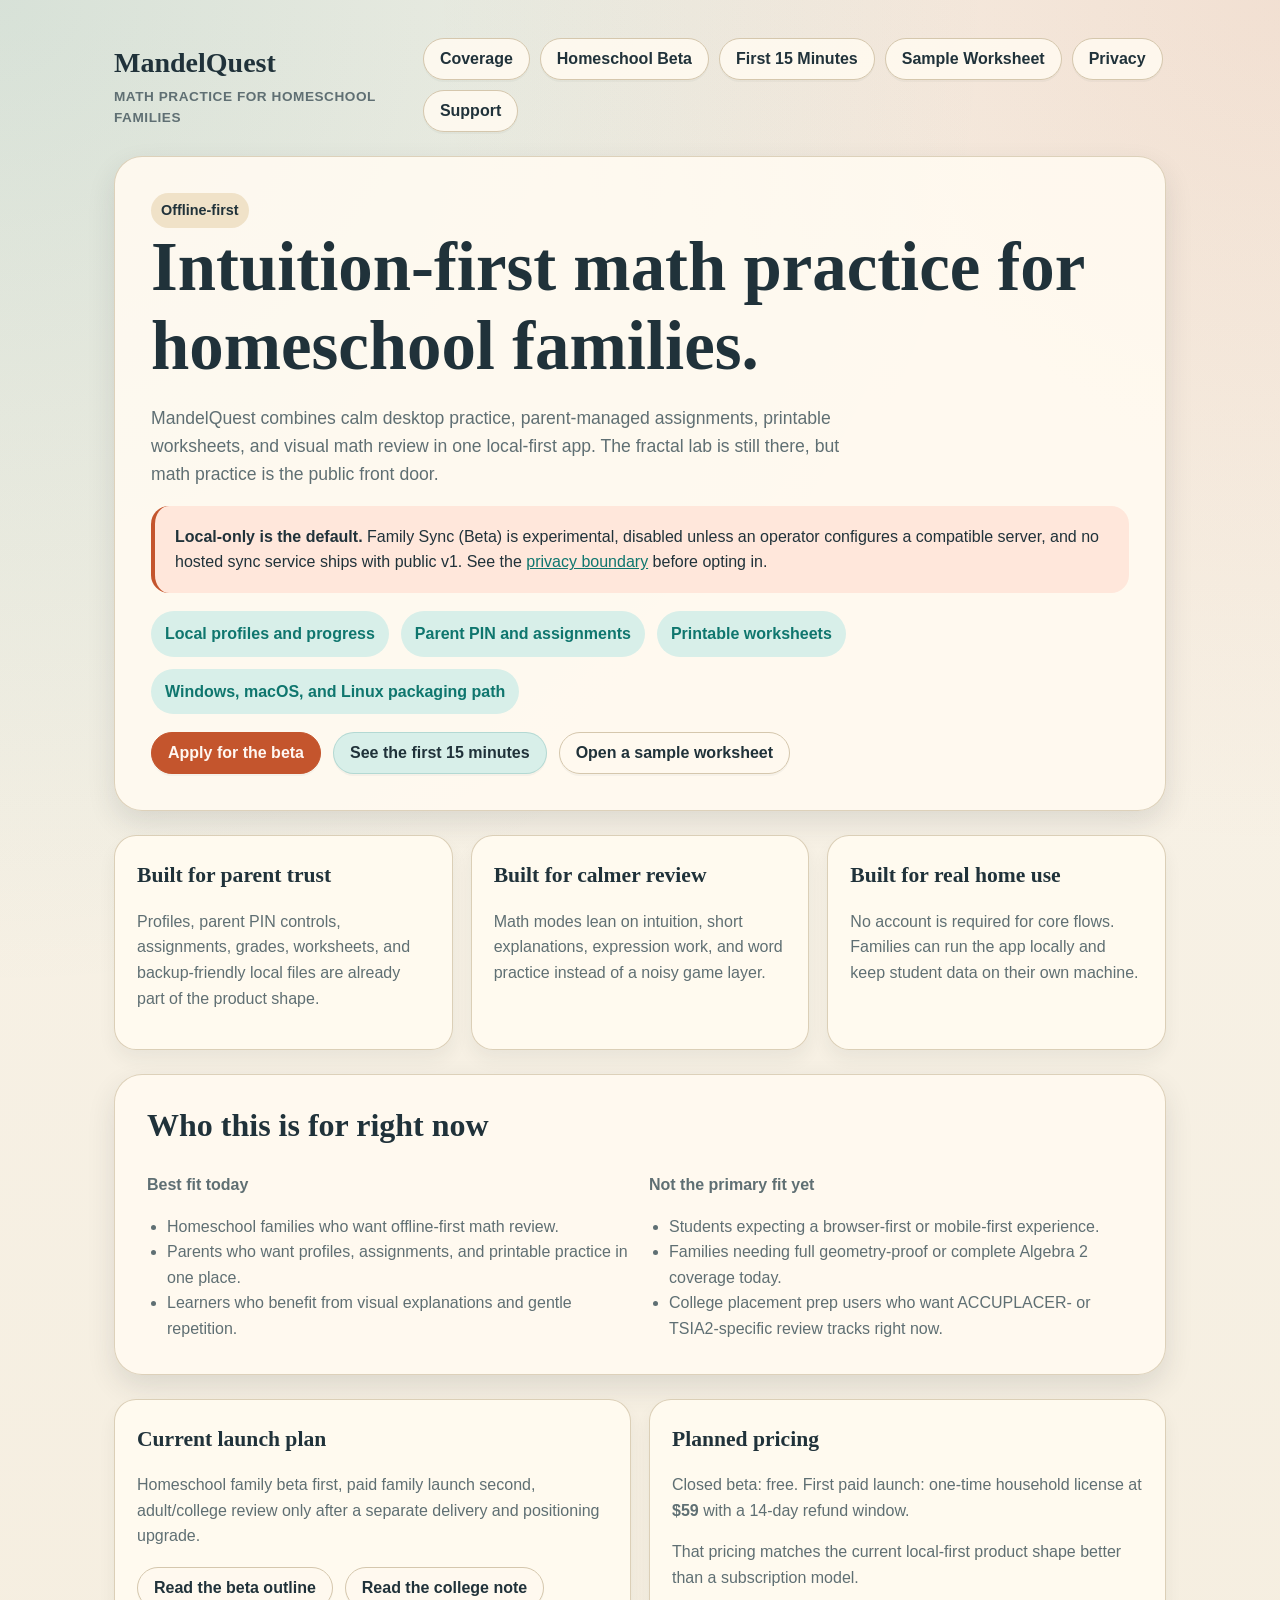
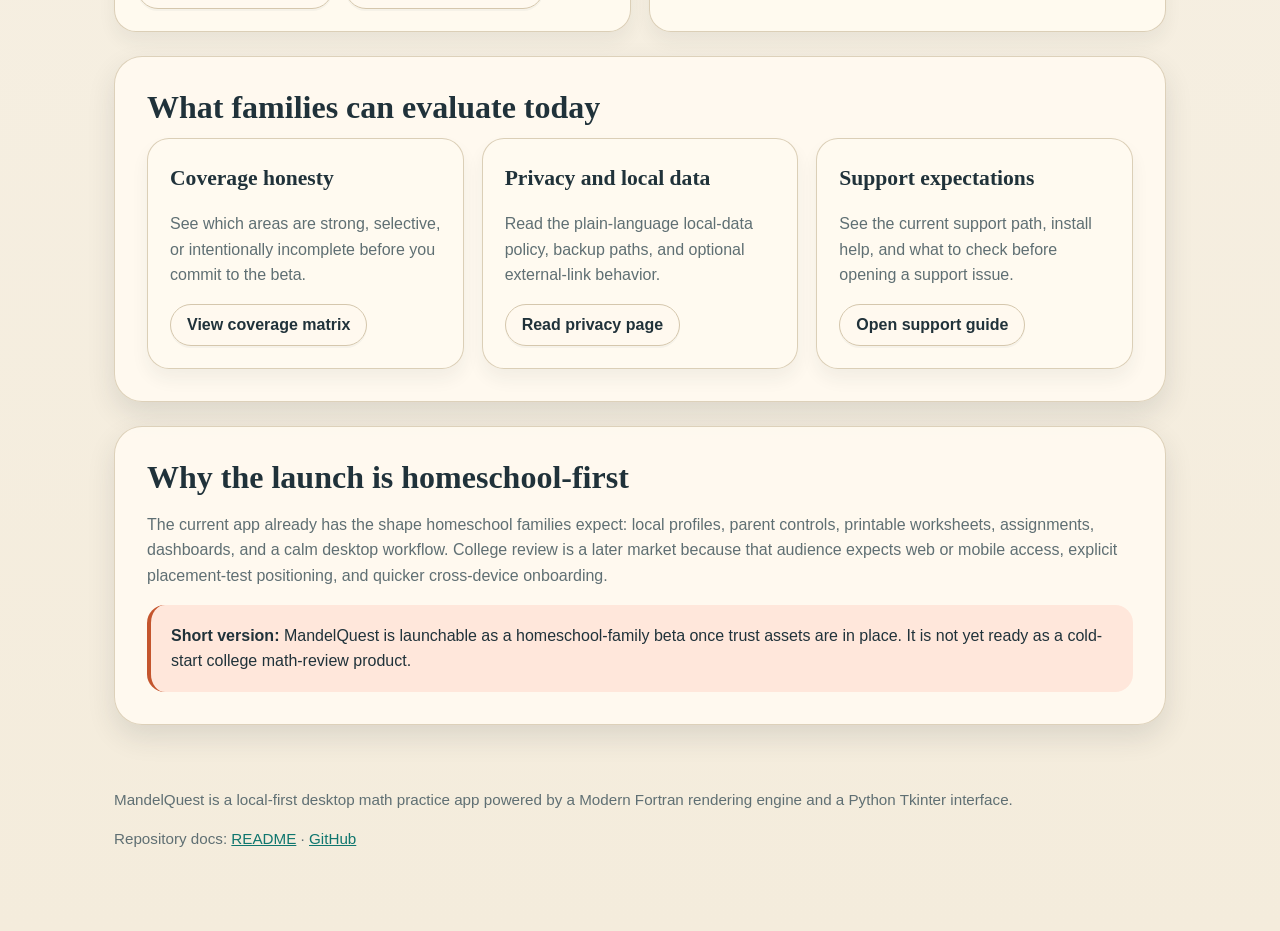
<file: docs/index.html>
<!doctype html>
<html lang="en">
<head>
  <meta charset="utf-8">
  <meta name="viewport" content="width=device-width, initial-scale=1">
  <title>MandelQuest Math | Offline-first math practice for homeschool families</title>
  <meta name="description" content="MandelQuest is an offline-first desktop math practice app for homeschool families. Parent-managed profiles, quizzes, worksheets, and calm visual review.">
  <link rel="stylesheet" href="styles.css">
</head>
<body>
  <div class="shell">
    <header class="site-header">
      <a class="brand" href="index.html">MandelQuest<small>Math Practice for Homeschool Families</small></a>
      <nav class="nav">
        <a href="coverage.html">Coverage</a>
        <a href="homeschool-beta.html">Homeschool Beta</a>
        <a href="first-15-minutes.html">First 15 Minutes</a>
        <a href="sample-worksheet.html">Sample Worksheet</a>
        <a href="privacy.html">Privacy</a>
        <a href="support.html">Support</a>
      </nav>
    </header>

    <section class="hero">
      <span class="pill">Offline-first</span>
      <h1>Intuition-first math practice for homeschool families.</h1>
      <p class="lede">
        MandelQuest combines calm desktop practice, parent-managed assignments, printable worksheets, and visual math review in one local-first app.
        The fractal lab is still there, but math practice is the public front door.
      </p>
      <div class="callout">
        <strong>Local-only is the default.</strong> Family Sync (Beta) is experimental, disabled unless an operator configures a compatible server, and no hosted sync service ships with public v1. See the <a href="privacy.html">privacy boundary</a> before opting in.
      </div>
      <div class="badge-row">
        <span class="badge">Local profiles and progress</span>
        <span class="badge">Parent PIN and assignments</span>
        <span class="badge">Printable worksheets</span>
        <span class="badge">Windows, macOS, and Linux packaging path</span>
      </div>
      <div class="button-row">
        <a class="button button-primary" href="homeschool-beta.html">Apply for the beta</a>
        <a class="button button-secondary" href="first-15-minutes.html">See the first 15 minutes</a>
        <a class="button" href="sample-worksheet.html">Open a sample worksheet</a>
      </div>
    </section>

    <section class="section grid grid-3">
      <article class="card">
        <h3>Built for parent trust</h3>
        <p>Profiles, parent PIN controls, assignments, grades, worksheets, and backup-friendly local files are already part of the product shape.</p>
      </article>
      <article class="card">
        <h3>Built for calmer review</h3>
        <p>Math modes lean on intuition, short explanations, expression work, and word practice instead of a noisy game layer.</p>
      </article>
      <article class="card">
        <h3>Built for real home use</h3>
        <p>No account is required for core flows. Families can run the app locally and keep student data on their own machine.</p>
      </article>
    </section>

    <section class="panel">
      <h2 class="section-title">Who this is for right now</h2>
      <div class="grid grid-2">
        <div>
          <p><strong>Best fit today</strong></p>
          <ul class="checklist">
            <li>Homeschool families who want offline-first math review.</li>
            <li>Parents who want profiles, assignments, and printable practice in one place.</li>
            <li>Learners who benefit from visual explanations and gentle repetition.</li>
          </ul>
        </div>
        <div>
          <p><strong>Not the primary fit yet</strong></p>
          <ul class="checklist">
            <li>Students expecting a browser-first or mobile-first experience.</li>
            <li>Families needing full geometry-proof or complete Algebra 2 coverage today.</li>
            <li>College placement prep users who want ACCUPLACER- or TSIA2-specific review tracks right now.</li>
          </ul>
        </div>
      </div>
    </section>

    <section class="section grid grid-2">
      <article class="card">
        <h3>Current launch plan</h3>
        <p>Homeschool family beta first, paid family launch second, adult/college review only after a separate delivery and positioning upgrade.</p>
        <div class="button-row">
          <a class="button" href="homeschool-beta.html">Read the beta outline</a>
          <a class="button" href="college-review.html">Read the college note</a>
        </div>
      </article>
      <article class="card">
        <h3>Planned pricing</h3>
        <p>Closed beta: free. First paid launch: one-time household license at <strong>$59</strong> with a 14-day refund window.</p>
        <p class="muted">That pricing matches the current local-first product shape better than a subscription model.</p>
      </article>
    </section>

    <section class="panel">
      <h2 class="section-title">What families can evaluate today</h2>
      <div class="grid grid-3">
        <article class="card">
          <h3>Coverage honesty</h3>
          <p>See which areas are strong, selective, or intentionally incomplete before you commit to the beta.</p>
          <a class="button" href="coverage.html">View coverage matrix</a>
        </article>
        <article class="card">
          <h3>Privacy and local data</h3>
          <p>Read the plain-language local-data policy, backup paths, and optional external-link behavior.</p>
          <a class="button" href="privacy.html">Read privacy page</a>
        </article>
        <article class="card">
          <h3>Support expectations</h3>
          <p>See the current support path, install help, and what to check before opening a support issue.</p>
          <a class="button" href="support.html">Open support guide</a>
        </article>
      </div>
    </section>

    <section class="panel">
      <h2 class="section-title">Why the launch is homeschool-first</h2>
      <p>
        The current app already has the shape homeschool families expect: local profiles, parent controls, printable worksheets,
        assignments, dashboards, and a calm desktop workflow. College review is a later market because that audience expects web or mobile
        access, explicit placement-test positioning, and quicker cross-device onboarding.
      </p>
      <div class="callout">
        <strong>Short version:</strong> MandelQuest is launchable as a homeschool-family beta once trust assets are in place.
        It is not yet ready as a cold-start college math-review product.
      </div>
    </section>

    <footer class="footer">
      <p>MandelQuest is a local-first desktop math practice app powered by a Modern Fortran rendering engine and a Python Tkinter interface.</p>
      <p>Repository docs: <a href="https://github.com/kierkegaardian/mandelbrot_fortran#readme">README</a> · <a href="https://github.com/kierkegaardian/mandelbrot_fortran">GitHub</a></p>
    </footer>
  </div>
</body>
</html>
</file>
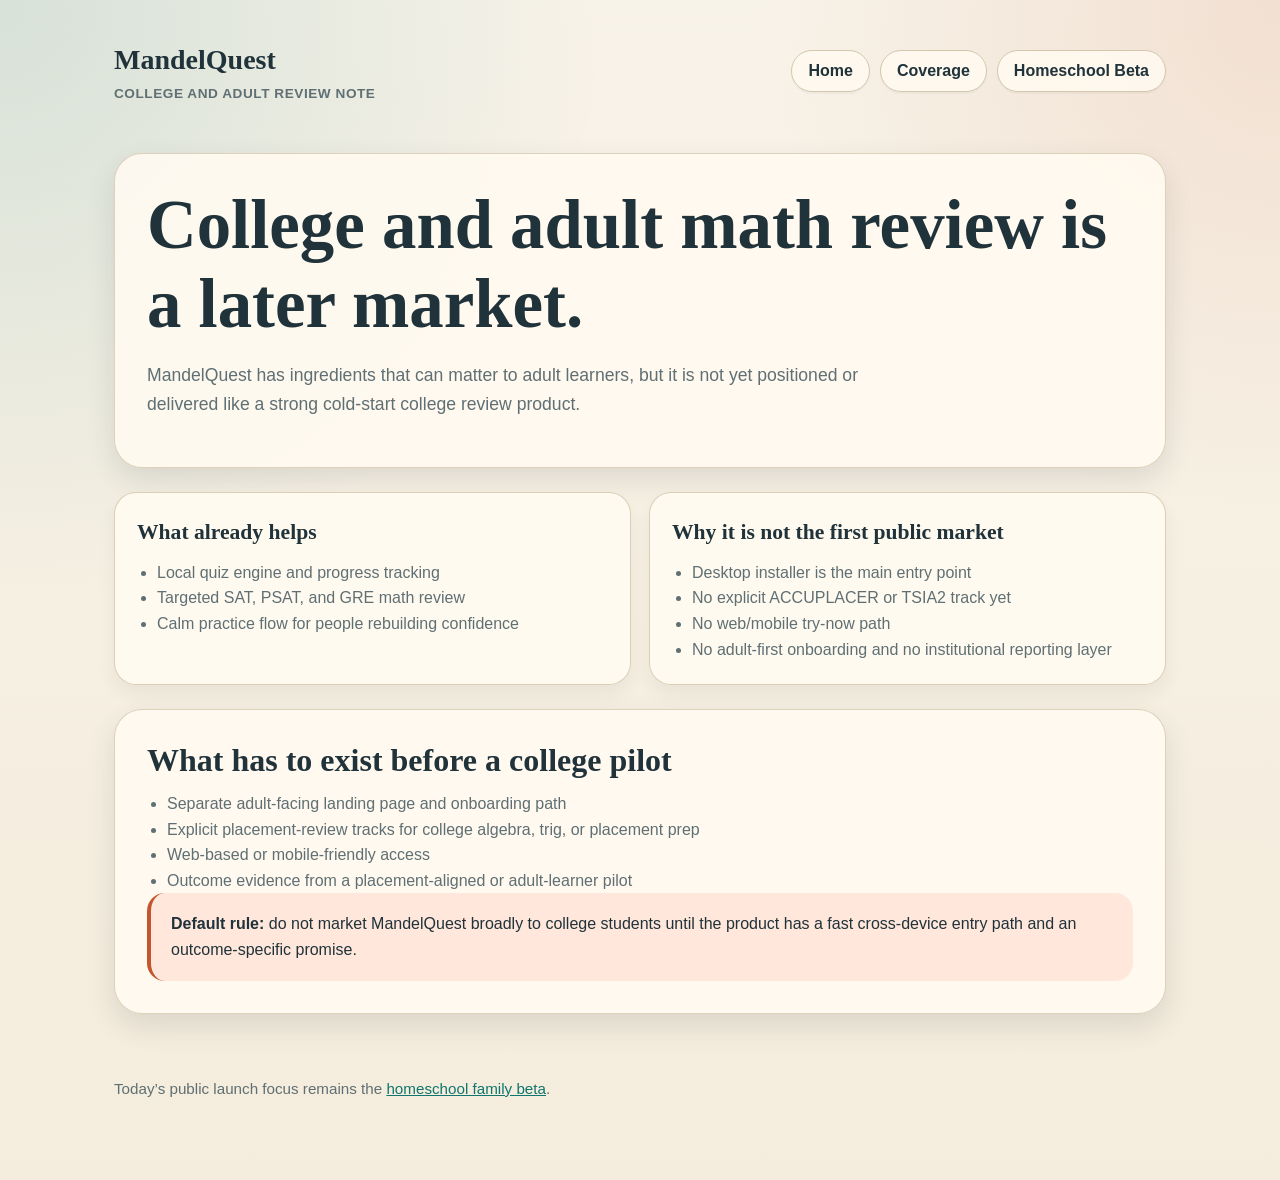
<file: docs/college-review.html>
<!doctype html>
<html lang="en">
<head>
  <meta charset="utf-8">
  <meta name="viewport" content="width=device-width, initial-scale=1">
  <title>MandelQuest Math | College and adult math review</title>
  <link rel="stylesheet" href="styles.css">
</head>
<body>
  <div class="shell">
    <header class="site-header">
      <a class="brand" href="index.html">MandelQuest<small>College and adult review note</small></a>
      <nav class="nav">
        <a href="index.html">Home</a>
        <a href="coverage.html">Coverage</a>
        <a href="homeschool-beta.html">Homeschool Beta</a>
      </nav>
    </header>

    <section class="panel">
      <h1>College and adult math review is a later market.</h1>
      <p class="lede">MandelQuest has ingredients that can matter to adult learners, but it is not yet positioned or delivered like a strong cold-start college review product.</p>
    </section>

    <section class="section grid grid-2">
      <article class="card">
        <h3>What already helps</h3>
        <ul class="checklist">
          <li>Local quiz engine and progress tracking</li>
          <li>Targeted SAT, PSAT, and GRE math review</li>
          <li>Calm practice flow for people rebuilding confidence</li>
        </ul>
      </article>
      <article class="card">
        <h3>Why it is not the first public market</h3>
        <ul class="checklist">
          <li>Desktop installer is the main entry point</li>
          <li>No explicit ACCUPLACER or TSIA2 track yet</li>
          <li>No web/mobile try-now path</li>
          <li>No adult-first onboarding and no institutional reporting layer</li>
        </ul>
      </article>
    </section>

    <section class="panel">
      <h2 class="section-title">What has to exist before a college pilot</h2>
      <ul class="checklist">
        <li>Separate adult-facing landing page and onboarding path</li>
        <li>Explicit placement-review tracks for college algebra, trig, or placement prep</li>
        <li>Web-based or mobile-friendly access</li>
        <li>Outcome evidence from a placement-aligned or adult-learner pilot</li>
      </ul>
      <div class="callout">
        <strong>Default rule:</strong> do not market MandelQuest broadly to college students until the product has a fast cross-device entry path and an outcome-specific promise.
      </div>
    </section>

    <footer class="footer">
      <p>Today’s public launch focus remains the <a href="homeschool-beta.html">homeschool family beta</a>.</p>
    </footer>
  </div>
</body>
</html>
</file>
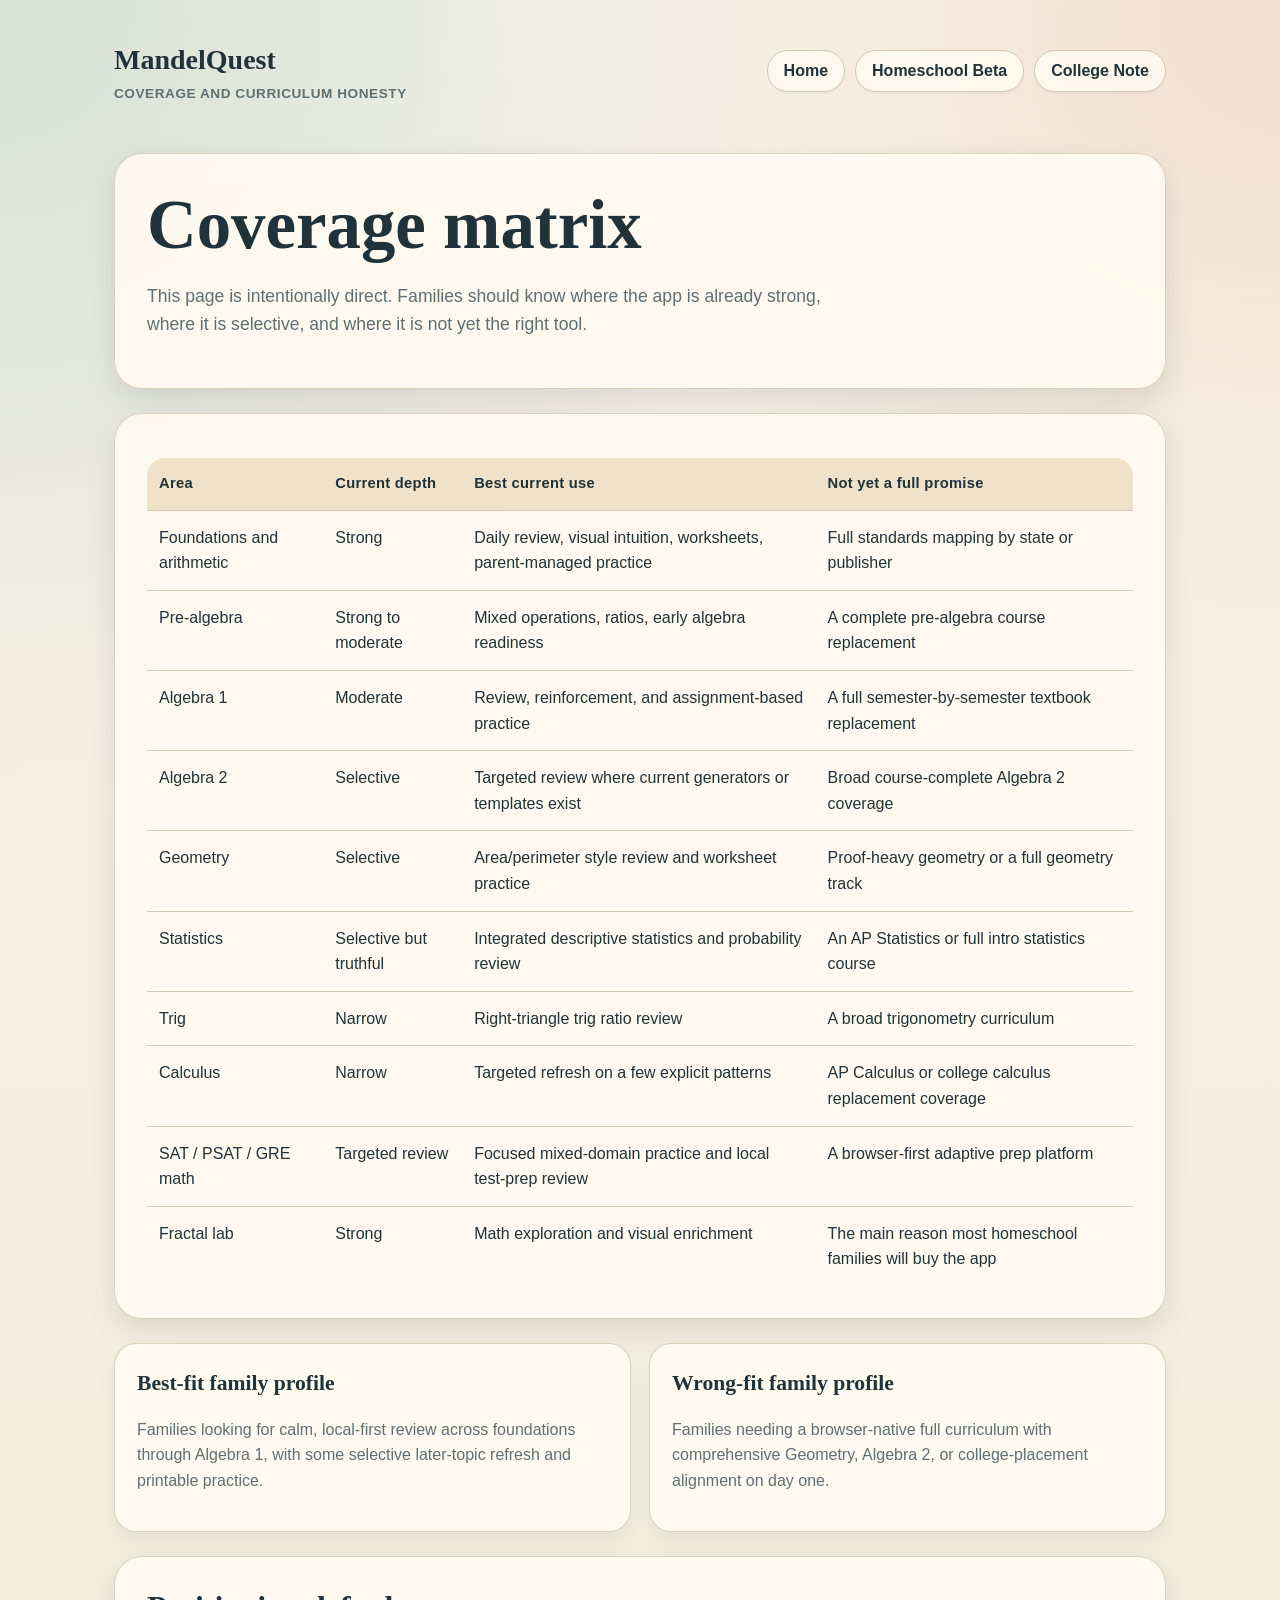
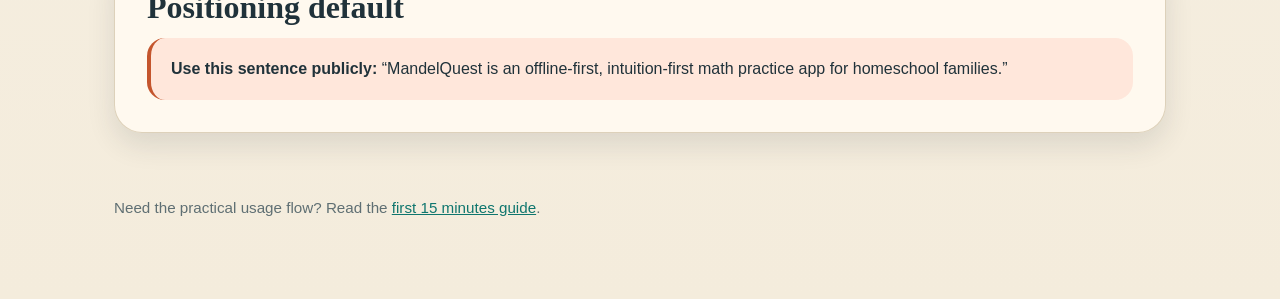
<file: docs/coverage.html>
<!doctype html>
<html lang="en">
<head>
  <meta charset="utf-8">
  <meta name="viewport" content="width=device-width, initial-scale=1">
  <title>MandelQuest Math | Coverage and curriculum honesty</title>
  <link rel="stylesheet" href="styles.css">
</head>
<body>
  <div class="shell">
    <header class="site-header">
      <a class="brand" href="index.html">MandelQuest<small>Coverage and curriculum honesty</small></a>
      <nav class="nav">
        <a href="index.html">Home</a>
        <a href="homeschool-beta.html">Homeschool Beta</a>
        <a href="college-review.html">College Note</a>
      </nav>
    </header>

    <section class="panel">
      <h1>Coverage matrix</h1>
      <p class="lede">This page is intentionally direct. Families should know where the app is already strong, where it is selective, and where it is not yet the right tool.</p>
    </section>

    <section class="panel">
      <table>
        <thead>
          <tr>
            <th>Area</th>
            <th>Current depth</th>
            <th>Best current use</th>
            <th>Not yet a full promise</th>
          </tr>
        </thead>
        <tbody>
          <tr>
            <td>Foundations and arithmetic</td>
            <td>Strong</td>
            <td>Daily review, visual intuition, worksheets, parent-managed practice</td>
            <td>Full standards mapping by state or publisher</td>
          </tr>
          <tr>
            <td>Pre-algebra</td>
            <td>Strong to moderate</td>
            <td>Mixed operations, ratios, early algebra readiness</td>
            <td>A complete pre-algebra course replacement</td>
          </tr>
          <tr>
            <td>Algebra 1</td>
            <td>Moderate</td>
            <td>Review, reinforcement, and assignment-based practice</td>
            <td>A full semester-by-semester textbook replacement</td>
          </tr>
          <tr>
            <td>Algebra 2</td>
            <td>Selective</td>
            <td>Targeted review where current generators or templates exist</td>
            <td>Broad course-complete Algebra 2 coverage</td>
          </tr>
          <tr>
            <td>Geometry</td>
            <td>Selective</td>
            <td>Area/perimeter style review and worksheet practice</td>
            <td>Proof-heavy geometry or a full geometry track</td>
          </tr>
          <tr>
            <td>Statistics</td>
            <td>Selective but truthful</td>
            <td>Integrated descriptive statistics and probability review</td>
            <td>An AP Statistics or full intro statistics course</td>
          </tr>
          <tr>
            <td>Trig</td>
            <td>Narrow</td>
            <td>Right-triangle trig ratio review</td>
            <td>A broad trigonometry curriculum</td>
          </tr>
          <tr>
            <td>Calculus</td>
            <td>Narrow</td>
            <td>Targeted refresh on a few explicit patterns</td>
            <td>AP Calculus or college calculus replacement coverage</td>
          </tr>
          <tr>
            <td>SAT / PSAT / GRE math</td>
            <td>Targeted review</td>
            <td>Focused mixed-domain practice and local test-prep review</td>
            <td>A browser-first adaptive prep platform</td>
          </tr>
          <tr>
            <td>Fractal lab</td>
            <td>Strong</td>
            <td>Math exploration and visual enrichment</td>
            <td>The main reason most homeschool families will buy the app</td>
          </tr>
        </tbody>
      </table>
    </section>

    <section class="section grid grid-2">
      <article class="card">
        <h3>Best-fit family profile</h3>
        <p>Families looking for calm, local-first review across foundations through Algebra 1, with some selective later-topic refresh and printable practice.</p>
      </article>
      <article class="card">
        <h3>Wrong-fit family profile</h3>
        <p>Families needing a browser-native full curriculum with comprehensive Geometry, Algebra 2, or college-placement alignment on day one.</p>
      </article>
    </section>

    <section class="panel">
      <h2 class="section-title">Positioning default</h2>
      <div class="callout">
        <strong>Use this sentence publicly:</strong> “MandelQuest is an offline-first, intuition-first math practice app for homeschool families.”
      </div>
    </section>

    <footer class="footer">
      <p>Need the practical usage flow? Read the <a href="first-15-minutes.html">first 15 minutes guide</a>.</p>
    </footer>
  </div>
</body>
</html>
</file>
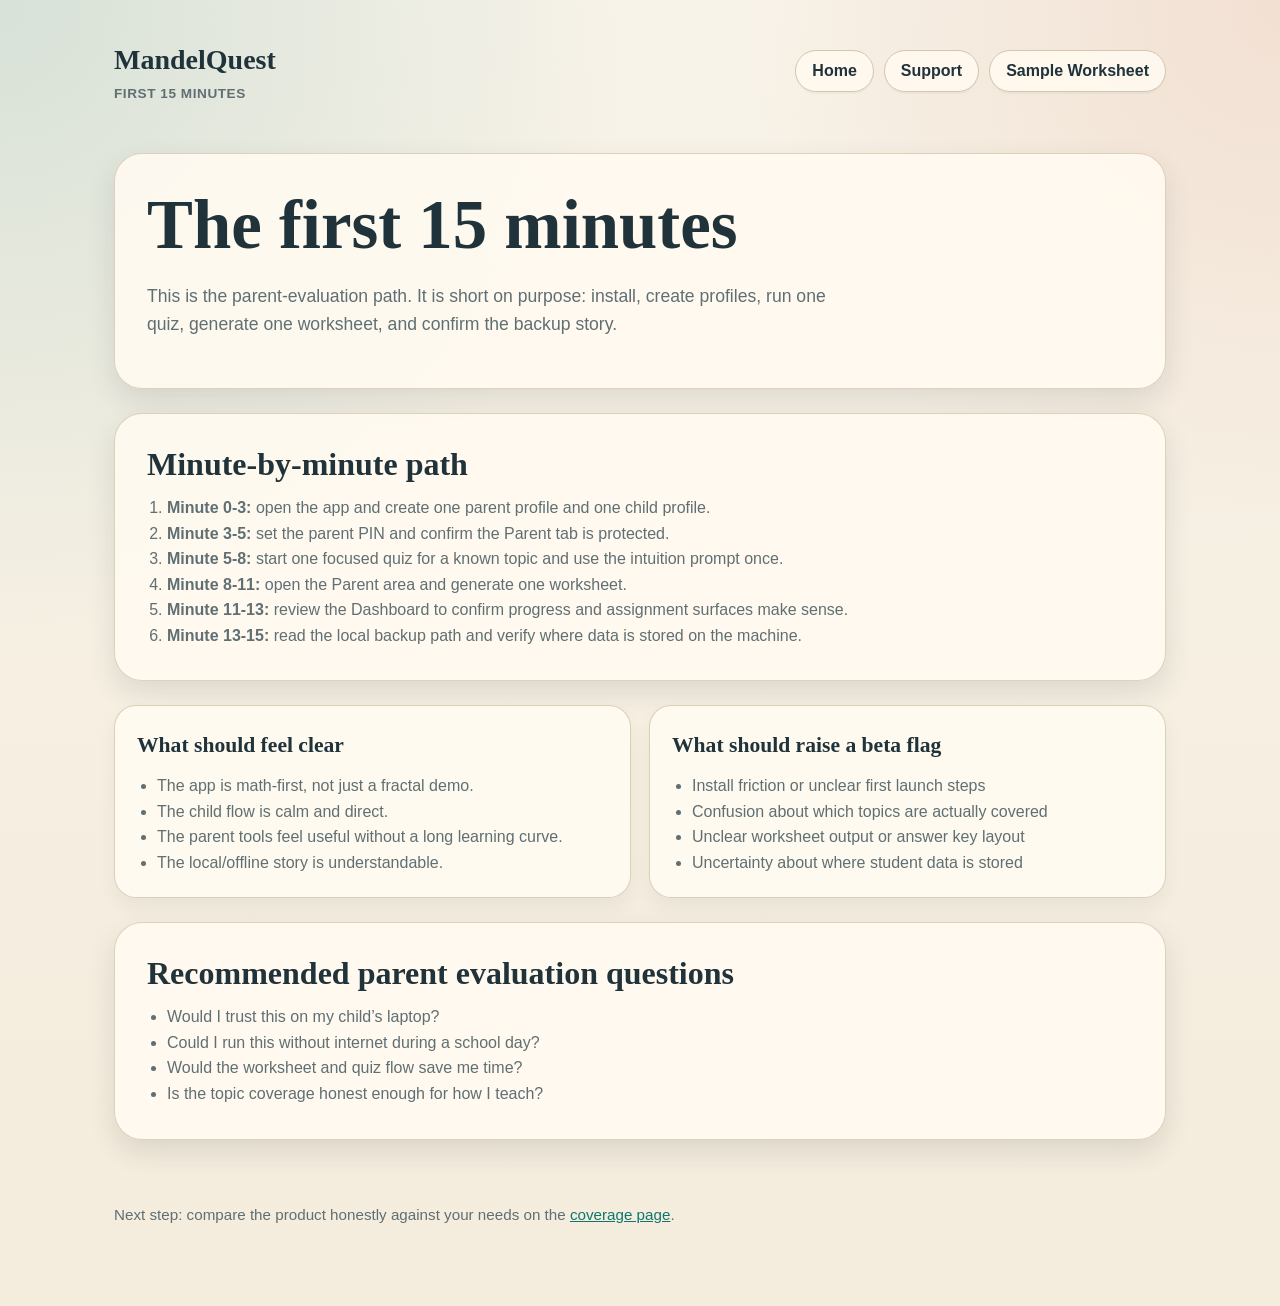
<file: docs/first-15-minutes.html>
<!doctype html>
<html lang="en">
<head>
  <meta charset="utf-8">
  <meta name="viewport" content="width=device-width, initial-scale=1">
  <title>MandelQuest Math | First 15 minutes</title>
  <link rel="stylesheet" href="styles.css">
</head>
<body>
  <div class="shell">
    <header class="site-header">
      <a class="brand" href="index.html">MandelQuest<small>First 15 minutes</small></a>
      <nav class="nav">
        <a href="index.html">Home</a>
        <a href="support.html">Support</a>
        <a href="sample-worksheet.html">Sample Worksheet</a>
      </nav>
    </header>

    <section class="panel">
      <h1>The first 15 minutes</h1>
      <p class="lede">This is the parent-evaluation path. It is short on purpose: install, create profiles, run one quiz, generate one worksheet, and confirm the backup story.</p>
    </section>

    <section class="panel">
      <h2 class="section-title">Minute-by-minute path</h2>
      <ol class="steps">
        <li><strong>Minute 0-3:</strong> open the app and create one parent profile and one child profile.</li>
        <li><strong>Minute 3-5:</strong> set the parent PIN and confirm the Parent tab is protected.</li>
        <li><strong>Minute 5-8:</strong> start one focused quiz for a known topic and use the intuition prompt once.</li>
        <li><strong>Minute 8-11:</strong> open the Parent area and generate one worksheet.</li>
        <li><strong>Minute 11-13:</strong> review the Dashboard to confirm progress and assignment surfaces make sense.</li>
        <li><strong>Minute 13-15:</strong> read the local backup path and verify where data is stored on the machine.</li>
      </ol>
    </section>

    <section class="section grid grid-2">
      <article class="card">
        <h3>What should feel clear</h3>
        <ul class="checklist">
          <li>The app is math-first, not just a fractal demo.</li>
          <li>The child flow is calm and direct.</li>
          <li>The parent tools feel useful without a long learning curve.</li>
          <li>The local/offline story is understandable.</li>
        </ul>
      </article>
      <article class="card">
        <h3>What should raise a beta flag</h3>
        <ul class="checklist">
          <li>Install friction or unclear first launch steps</li>
          <li>Confusion about which topics are actually covered</li>
          <li>Unclear worksheet output or answer key layout</li>
          <li>Uncertainty about where student data is stored</li>
        </ul>
      </article>
    </section>

    <section class="panel">
      <h2 class="section-title">Recommended parent evaluation questions</h2>
      <ul class="checklist">
        <li>Would I trust this on my child’s laptop?</li>
        <li>Could I run this without internet during a school day?</li>
        <li>Would the worksheet and quiz flow save me time?</li>
        <li>Is the topic coverage honest enough for how I teach?</li>
      </ul>
    </section>

    <footer class="footer">
      <p>Next step: compare the product honestly against your needs on the <a href="coverage.html">coverage page</a>.</p>
    </footer>
  </div>
</body>
</html>
</file>
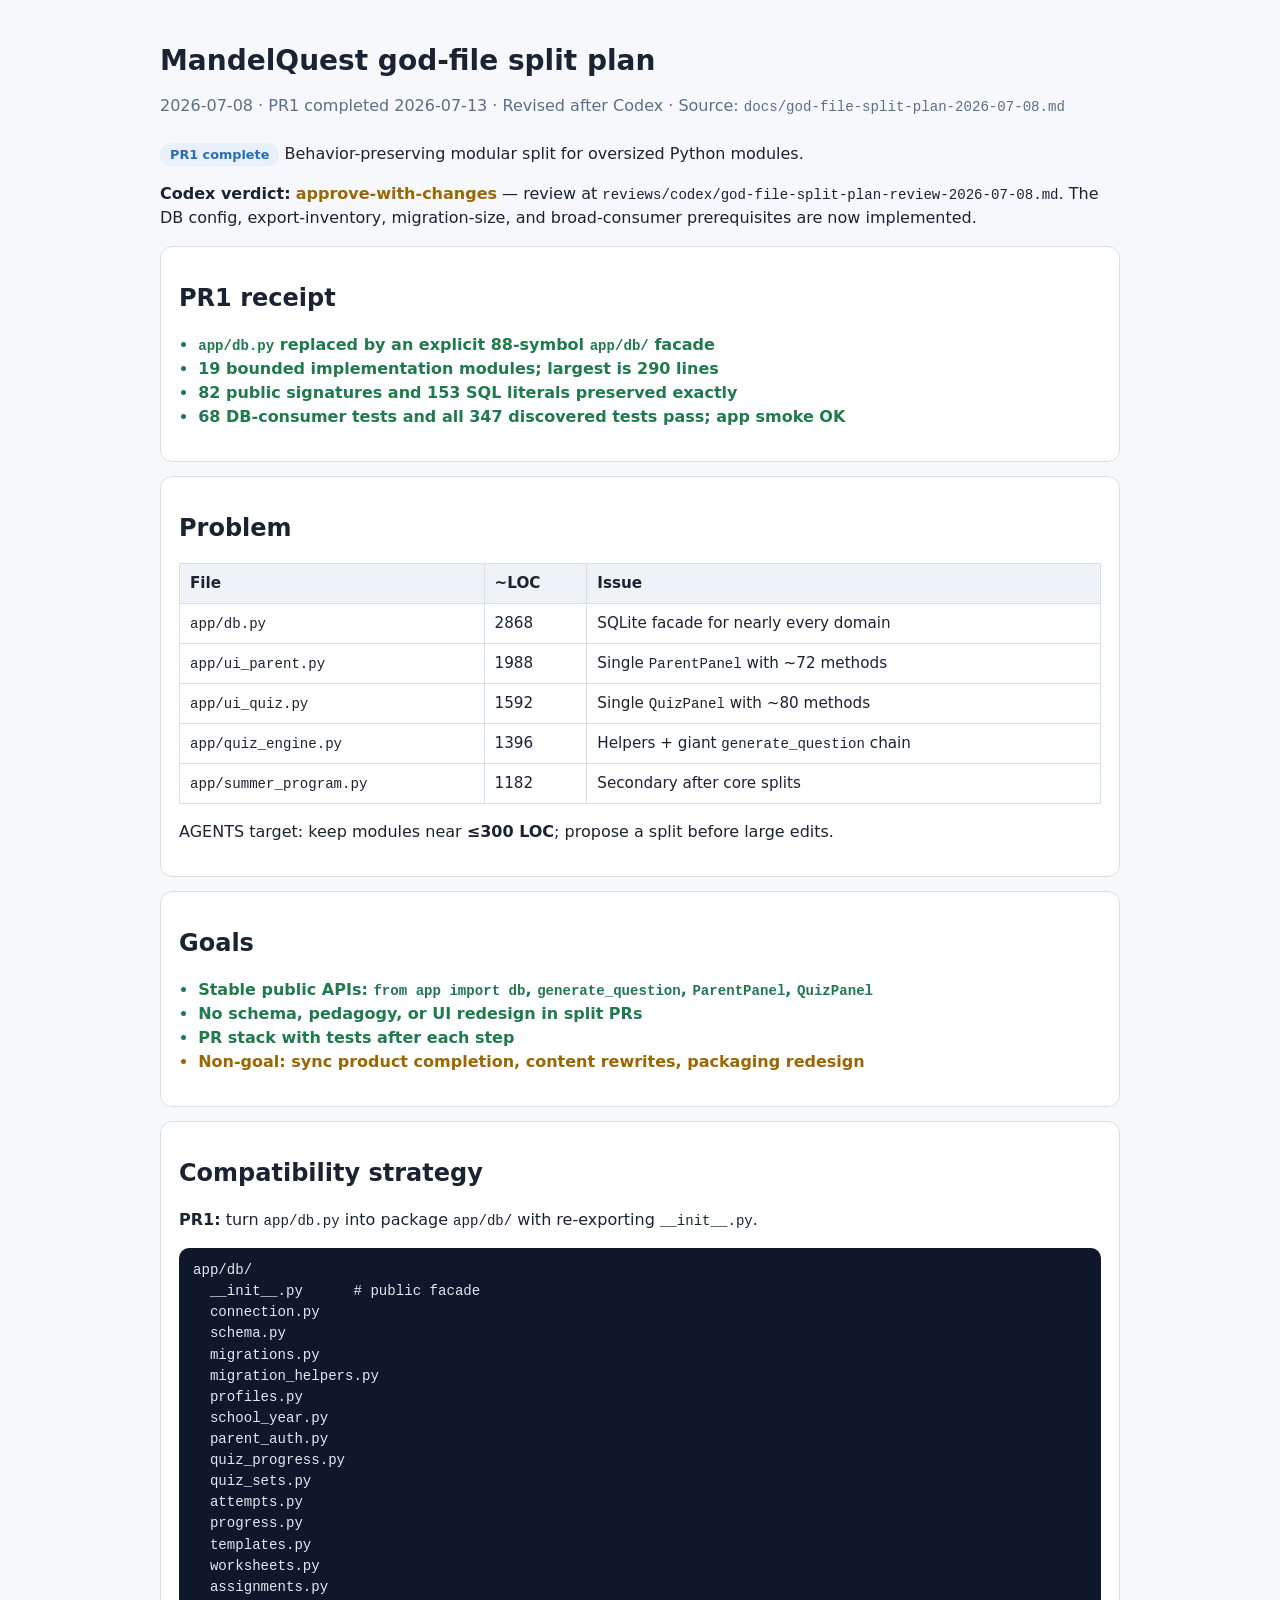
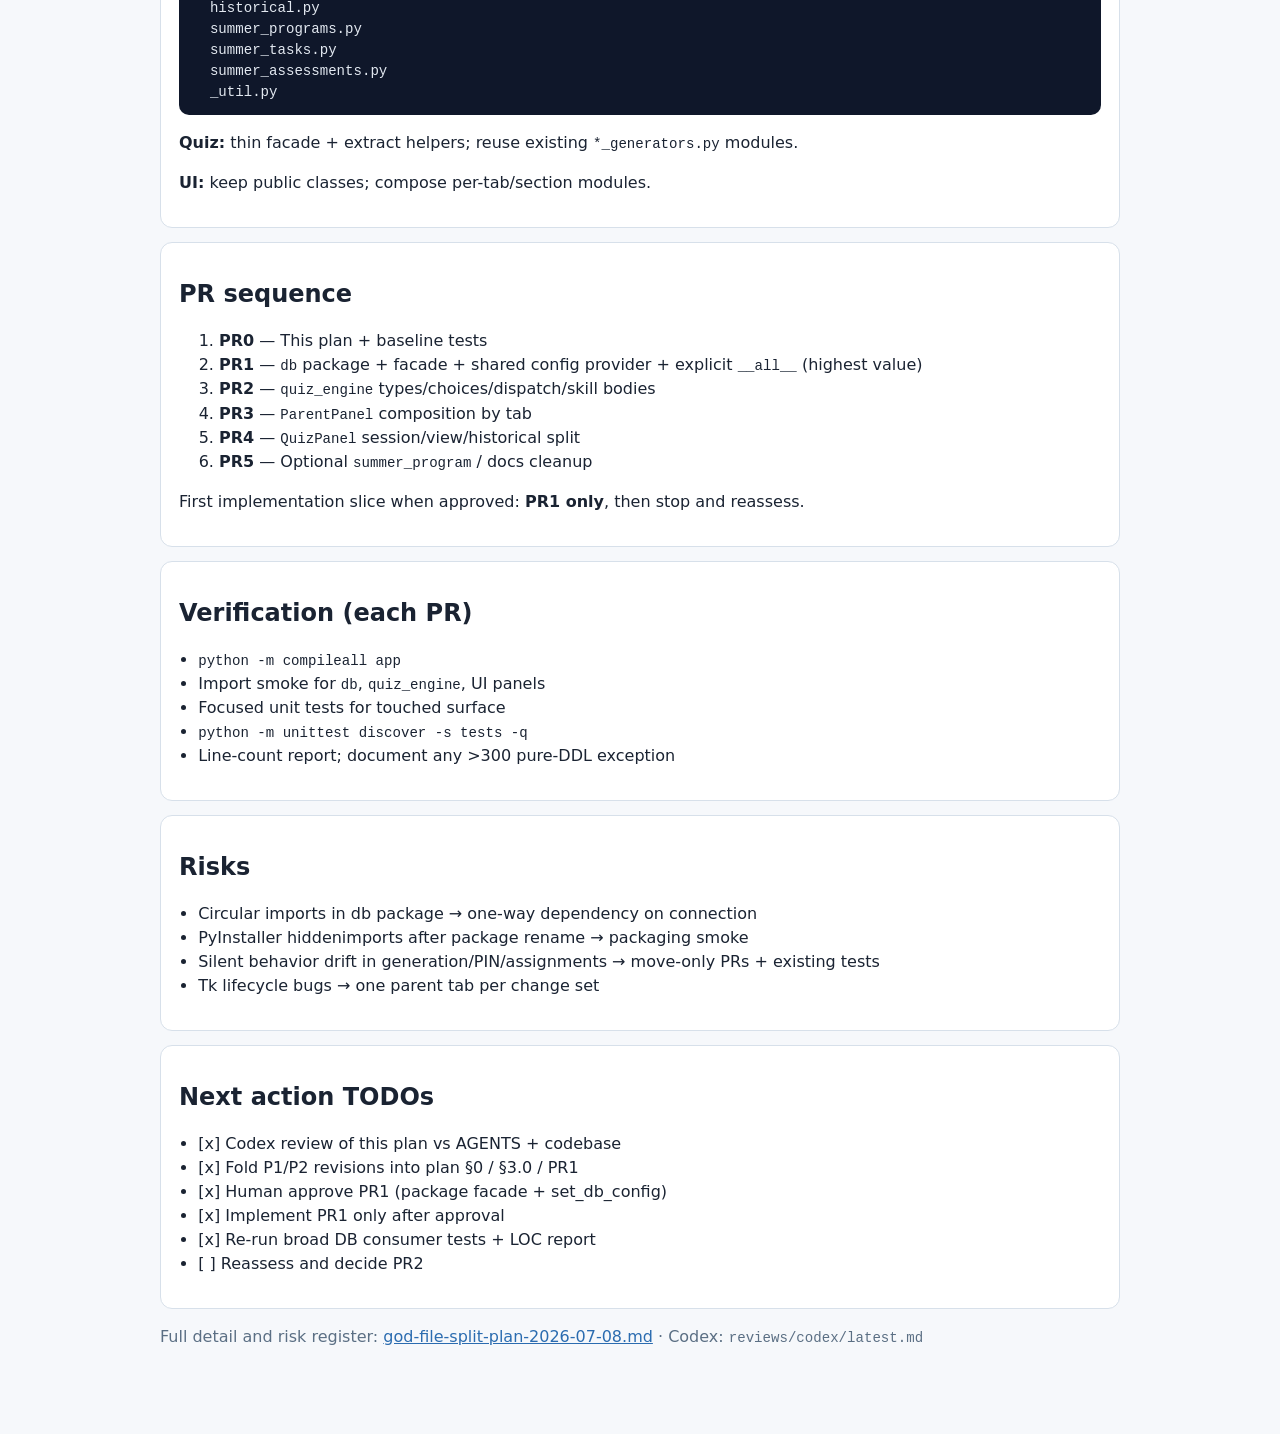
<file: docs/god-file-split-plan-2026-07-08.html>
<!doctype html>
<html lang="en">
<head>
  <meta charset="utf-8">
  <meta name="viewport" content="width=device-width, initial-scale=1">
  <title>MandelQuest God-File Split Plan (2026-07-08)</title>
  <style>
    :root { --bg:#f6f8fb; --card:#fff; --ink:#1a2332; --muted:#5b6f84; --line:#d7e0ea; --accent:#2b6cb0; --ok:#1f7a4c; --warn:#9a6700; }
    body { margin:0; font:16px/1.5 system-ui,sans-serif; color:var(--ink); background:var(--bg); }
    .shell { max-width:960px; margin:0 auto; padding:24px 16px 64px; }
    h1,h2,h3 { line-height:1.25; }
    h1 { font-size:1.75rem; margin-bottom:0.25rem; }
    .meta { color:var(--muted); margin-bottom:1.5rem; }
    .panel { background:var(--card); border:1px solid var(--line); border-radius:12px; padding:16px 18px; margin:14px 0; }
    table { width:100%; border-collapse:collapse; font-size:0.95rem; }
    th,td { border:1px solid var(--line); padding:8px 10px; text-align:left; vertical-align:top; }
    th { background:#eef3f8; }
    code,pre { font-family:ui-monospace,SFMono-Regular,Menlo,Consolas,monospace; font-size:0.88rem; }
    pre { background:#0f172a; color:#e2e8f0; padding:12px 14px; border-radius:10px; overflow:auto; }
    ul { padding-left:1.2rem; }
    .tag { display:inline-block; background:#e8f1fb; color:var(--accent); border-radius:999px; padding:2px 10px; font-size:0.8rem; font-weight:600; }
    .ok { color:var(--ok); font-weight:600; }
    .warn { color:var(--warn); font-weight:600; }
    a { color:var(--accent); }
  </style>
</head>
<body>
  <div class="shell">
    <h1>MandelQuest god-file split plan</h1>
    <p class="meta">2026-07-08 · PR1 completed 2026-07-13 · Revised after Codex · Source: <code>docs/god-file-split-plan-2026-07-08.md</code></p>
    <p><span class="tag">PR1 complete</span> Behavior-preserving modular split for oversized Python modules.</p>
    <p><strong>Codex verdict:</strong> <span class="warn">approve-with-changes</span> — review at <code>reviews/codex/god-file-split-plan-review-2026-07-08.md</code>. The DB config, export-inventory, migration-size, and broad-consumer prerequisites are now implemented.</p>

    <div class="panel">
      <h2>PR1 receipt</h2>
      <ul>
        <li class="ok"><code>app/db.py</code> replaced by an explicit 88-symbol <code>app/db/</code> facade</li>
        <li class="ok">19 bounded implementation modules; largest is 290 lines</li>
        <li class="ok">82 public signatures and 153 SQL literals preserved exactly</li>
        <li class="ok">68 DB-consumer tests and all 347 discovered tests pass; app smoke OK</li>
      </ul>
    </div>

    <div class="panel">
      <h2>Problem</h2>
      <table>
        <thead><tr><th>File</th><th>~LOC</th><th>Issue</th></tr></thead>
        <tbody>
          <tr><td><code>app/db.py</code></td><td>2868</td><td>SQLite facade for nearly every domain</td></tr>
          <tr><td><code>app/ui_parent.py</code></td><td>1988</td><td>Single <code>ParentPanel</code> with ~72 methods</td></tr>
          <tr><td><code>app/ui_quiz.py</code></td><td>1592</td><td>Single <code>QuizPanel</code> with ~80 methods</td></tr>
          <tr><td><code>app/quiz_engine.py</code></td><td>1396</td><td>Helpers + giant <code>generate_question</code> chain</td></tr>
          <tr><td><code>app/summer_program.py</code></td><td>1182</td><td>Secondary after core splits</td></tr>
        </tbody>
      </table>
      <p>AGENTS target: keep modules near <strong>≤300 LOC</strong>; propose a split before large edits.</p>
    </div>

    <div class="panel">
      <h2>Goals</h2>
      <ul>
        <li class="ok">Stable public APIs: <code>from app import db</code>, <code>generate_question</code>, <code>ParentPanel</code>, <code>QuizPanel</code></li>
        <li class="ok">No schema, pedagogy, or UI redesign in split PRs</li>
        <li class="ok">PR stack with tests after each step</li>
        <li class="warn">Non-goal: sync product completion, content rewrites, packaging redesign</li>
      </ul>
    </div>

    <div class="panel">
      <h2>Compatibility strategy</h2>
      <p><strong>PR1:</strong> turn <code>app/db.py</code> into package <code>app/db/</code> with re-exporting <code>__init__.py</code>.</p>
<pre>app/db/
  __init__.py      # public facade
  connection.py
  schema.py
  migrations.py
  migration_helpers.py
  profiles.py
  school_year.py
  parent_auth.py
  quiz_progress.py
  quiz_sets.py
  attempts.py
  progress.py
  templates.py
  worksheets.py
  assignments.py
  historical.py
  summer_programs.py
  summer_tasks.py
  summer_assessments.py
  _util.py</pre>
      <p><strong>Quiz:</strong> thin facade + extract helpers; reuse existing <code>*_generators.py</code> modules.</p>
      <p><strong>UI:</strong> keep public classes; compose per-tab/section modules.</p>
    </div>

    <div class="panel">
      <h2>PR sequence</h2>
      <ol>
        <li><strong>PR0</strong> — This plan + baseline tests</li>
        <li><strong>PR1</strong> — <code>db</code> package + facade + shared config provider + explicit <code>__all__</code> (highest value)</li>
        <li><strong>PR2</strong> — <code>quiz_engine</code> types/choices/dispatch/skill bodies</li>
        <li><strong>PR3</strong> — <code>ParentPanel</code> composition by tab</li>
        <li><strong>PR4</strong> — <code>QuizPanel</code> session/view/historical split</li>
        <li><strong>PR5</strong> — Optional <code>summer_program</code> / docs cleanup</li>
      </ol>
      <p>First implementation slice when approved: <strong>PR1 only</strong>, then stop and reassess.</p>
    </div>

    <div class="panel">
      <h2>Verification (each PR)</h2>
      <ul>
        <li><code>python -m compileall app</code></li>
        <li>Import smoke for <code>db</code>, <code>quiz_engine</code>, UI panels</li>
        <li>Focused unit tests for touched surface</li>
        <li><code>python -m unittest discover -s tests -q</code></li>
        <li>Line-count report; document any &gt;300 pure-DDL exception</li>
      </ul>
    </div>

    <div class="panel">
      <h2>Risks</h2>
      <ul>
        <li>Circular imports in db package → one-way dependency on connection</li>
        <li>PyInstaller hiddenimports after package rename → packaging smoke</li>
        <li>Silent behavior drift in generation/PIN/assignments → move-only PRs + existing tests</li>
        <li>Tk lifecycle bugs → one parent tab per change set</li>
      </ul>
    </div>

    <div class="panel">
      <h2>Next action TODOs</h2>
      <ul>
        <li>[x] Codex review of this plan vs AGENTS + codebase</li>
        <li>[x] Fold P1/P2 revisions into plan §0 / §3.0 / PR1</li>
        <li>[x] Human approve PR1 (package facade + set_db_config)</li>
        <li>[x] Implement PR1 only after approval</li>
        <li>[x] Re-run broad DB consumer tests + LOC report</li>
        <li>[ ] Reassess and decide PR2</li>
      </ul>
    </div>

    <p class="meta">Full detail and risk register: <a href="god-file-split-plan-2026-07-08.md">god-file-split-plan-2026-07-08.md</a> · Codex: <code>reviews/codex/latest.md</code></p>
  </div>
</body>
</html>
</file>
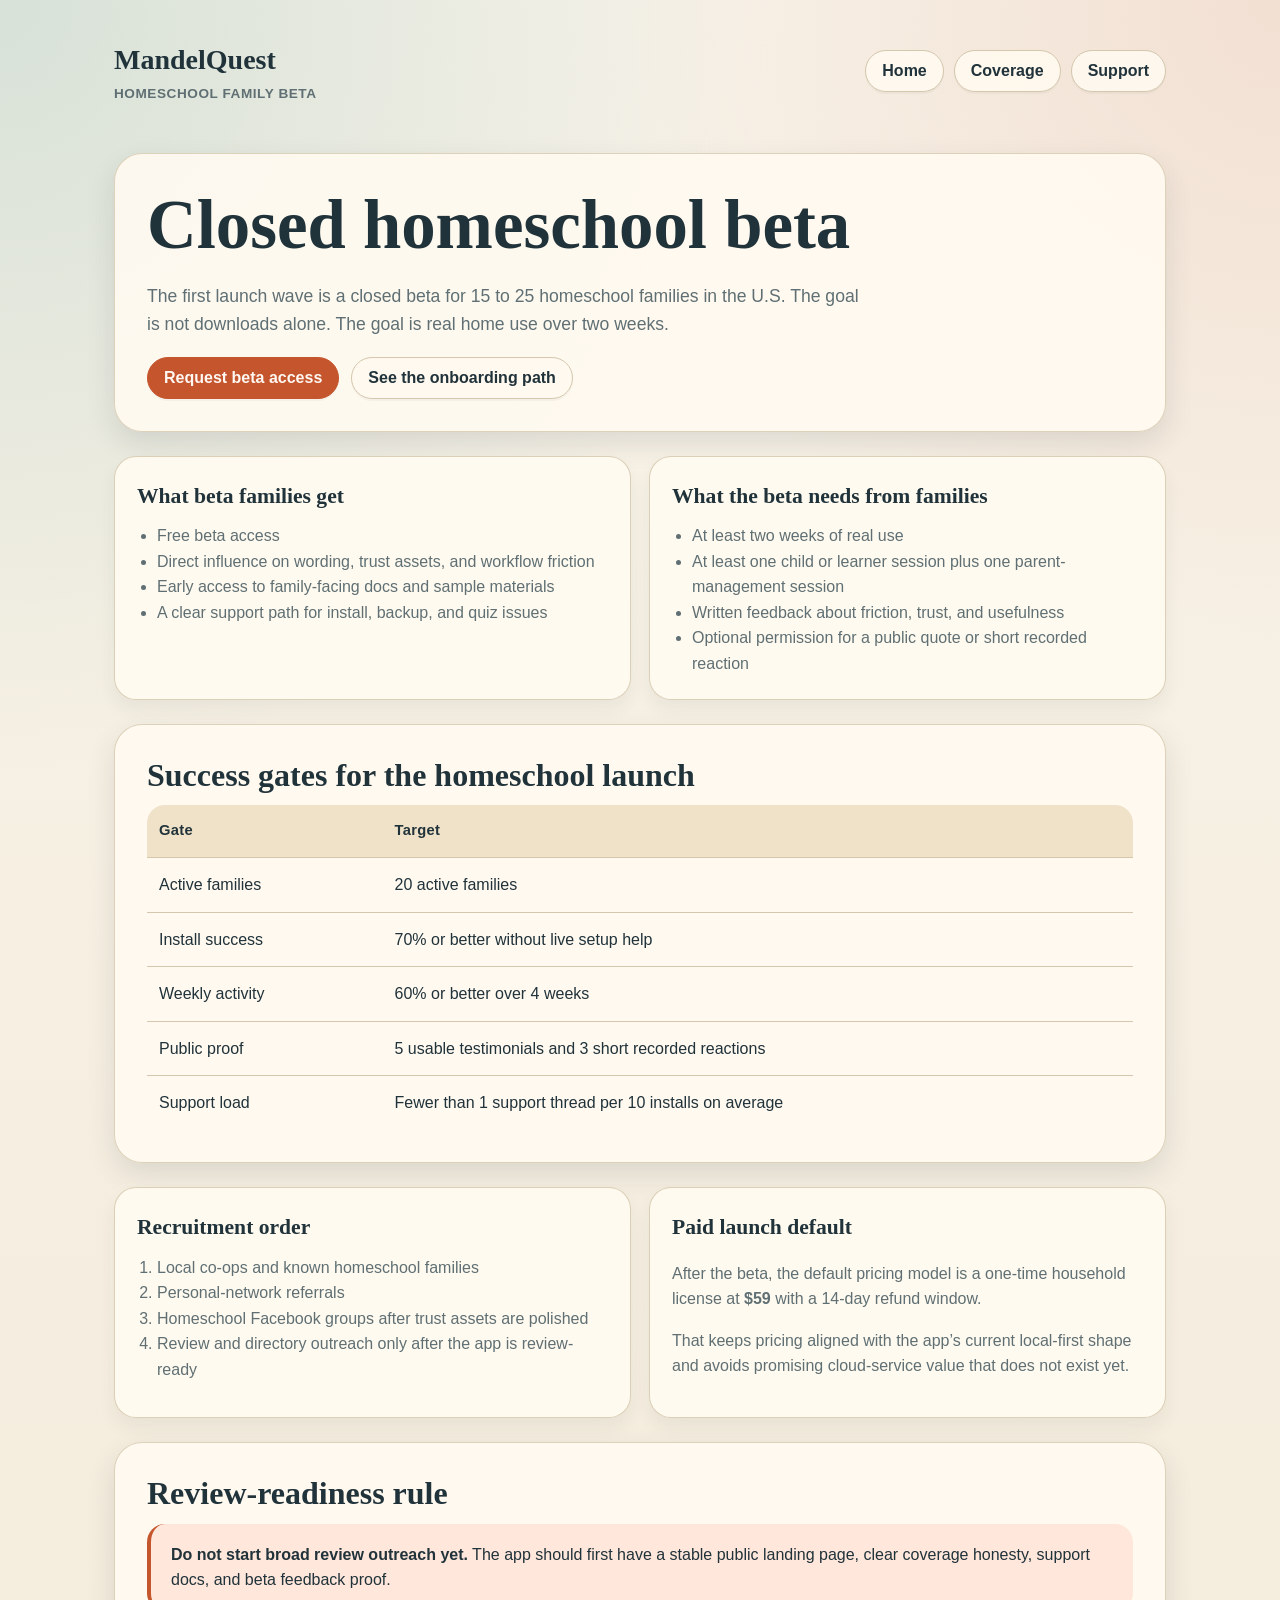
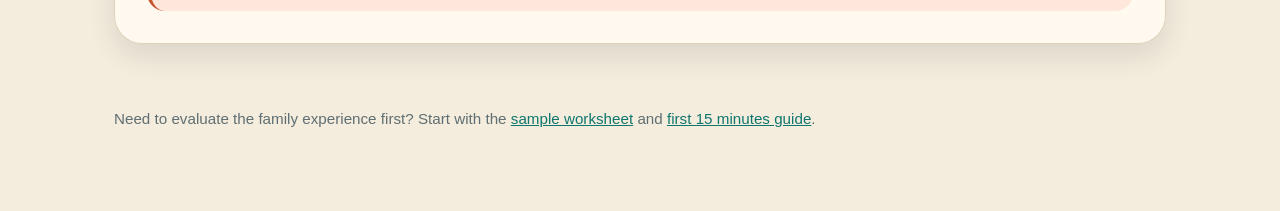
<file: docs/homeschool-beta.html>
<!doctype html>
<html lang="en">
<head>
  <meta charset="utf-8">
  <meta name="viewport" content="width=device-width, initial-scale=1">
  <title>MandelQuest Math | Homeschool family beta</title>
  <link rel="stylesheet" href="styles.css">
</head>
<body>
  <div class="shell">
    <header class="site-header">
      <a class="brand" href="index.html">MandelQuest<small>Homeschool family beta</small></a>
      <nav class="nav">
        <a href="index.html">Home</a>
        <a href="coverage.html">Coverage</a>
        <a href="support.html">Support</a>
      </nav>
    </header>

    <section class="panel">
      <h1>Closed homeschool beta</h1>
      <p class="lede">The first launch wave is a closed beta for 15 to 25 homeschool families in the U.S. The goal is not downloads alone. The goal is real home use over two weeks.</p>
      <div class="button-row">
        <a class="button button-primary" href="https://github.com/kierkegaardian/mandelbrot_fortran/issues/new/choose">Request beta access</a>
        <a class="button" href="first-15-minutes.html">See the onboarding path</a>
      </div>
    </section>

    <section class="section grid grid-2">
      <article class="card">
        <h3>What beta families get</h3>
        <ul class="checklist">
          <li>Free beta access</li>
          <li>Direct influence on wording, trust assets, and workflow friction</li>
          <li>Early access to family-facing docs and sample materials</li>
          <li>A clear support path for install, backup, and quiz issues</li>
        </ul>
      </article>
      <article class="card">
        <h3>What the beta needs from families</h3>
        <ul class="checklist">
          <li>At least two weeks of real use</li>
          <li>At least one child or learner session plus one parent-management session</li>
          <li>Written feedback about friction, trust, and usefulness</li>
          <li>Optional permission for a public quote or short recorded reaction</li>
        </ul>
      </article>
    </section>

    <section class="panel">
      <h2 class="section-title">Success gates for the homeschool launch</h2>
      <table>
        <thead>
          <tr>
            <th>Gate</th>
            <th>Target</th>
          </tr>
        </thead>
        <tbody>
          <tr>
            <td>Active families</td>
            <td>20 active families</td>
          </tr>
          <tr>
            <td>Install success</td>
            <td>70% or better without live setup help</td>
          </tr>
          <tr>
            <td>Weekly activity</td>
            <td>60% or better over 4 weeks</td>
          </tr>
          <tr>
            <td>Public proof</td>
            <td>5 usable testimonials and 3 short recorded reactions</td>
          </tr>
          <tr>
            <td>Support load</td>
            <td>Fewer than 1 support thread per 10 installs on average</td>
          </tr>
        </tbody>
      </table>
    </section>

    <section class="section grid grid-2">
      <article class="card">
        <h3>Recruitment order</h3>
        <ol class="steps">
          <li>Local co-ops and known homeschool families</li>
          <li>Personal-network referrals</li>
          <li>Homeschool Facebook groups after trust assets are polished</li>
          <li>Review and directory outreach only after the app is review-ready</li>
        </ol>
      </article>
      <article class="card">
        <h3>Paid launch default</h3>
        <p>After the beta, the default pricing model is a one-time household license at <strong>$59</strong> with a 14-day refund window.</p>
        <p class="muted">That keeps pricing aligned with the app’s current local-first shape and avoids promising cloud-service value that does not exist yet.</p>
      </article>
    </section>

    <section class="panel">
      <h2 class="section-title">Review-readiness rule</h2>
      <div class="callout">
        <strong>Do not start broad review outreach yet.</strong> The app should first have a stable public landing page, clear coverage honesty, support docs, and beta feedback proof.
      </div>
    </section>

    <footer class="footer">
      <p>Need to evaluate the family experience first? Start with the <a href="sample-worksheet.html">sample worksheet</a> and <a href="first-15-minutes.html">first 15 minutes guide</a>.</p>
    </footer>
  </div>
</body>
</html>
</file>
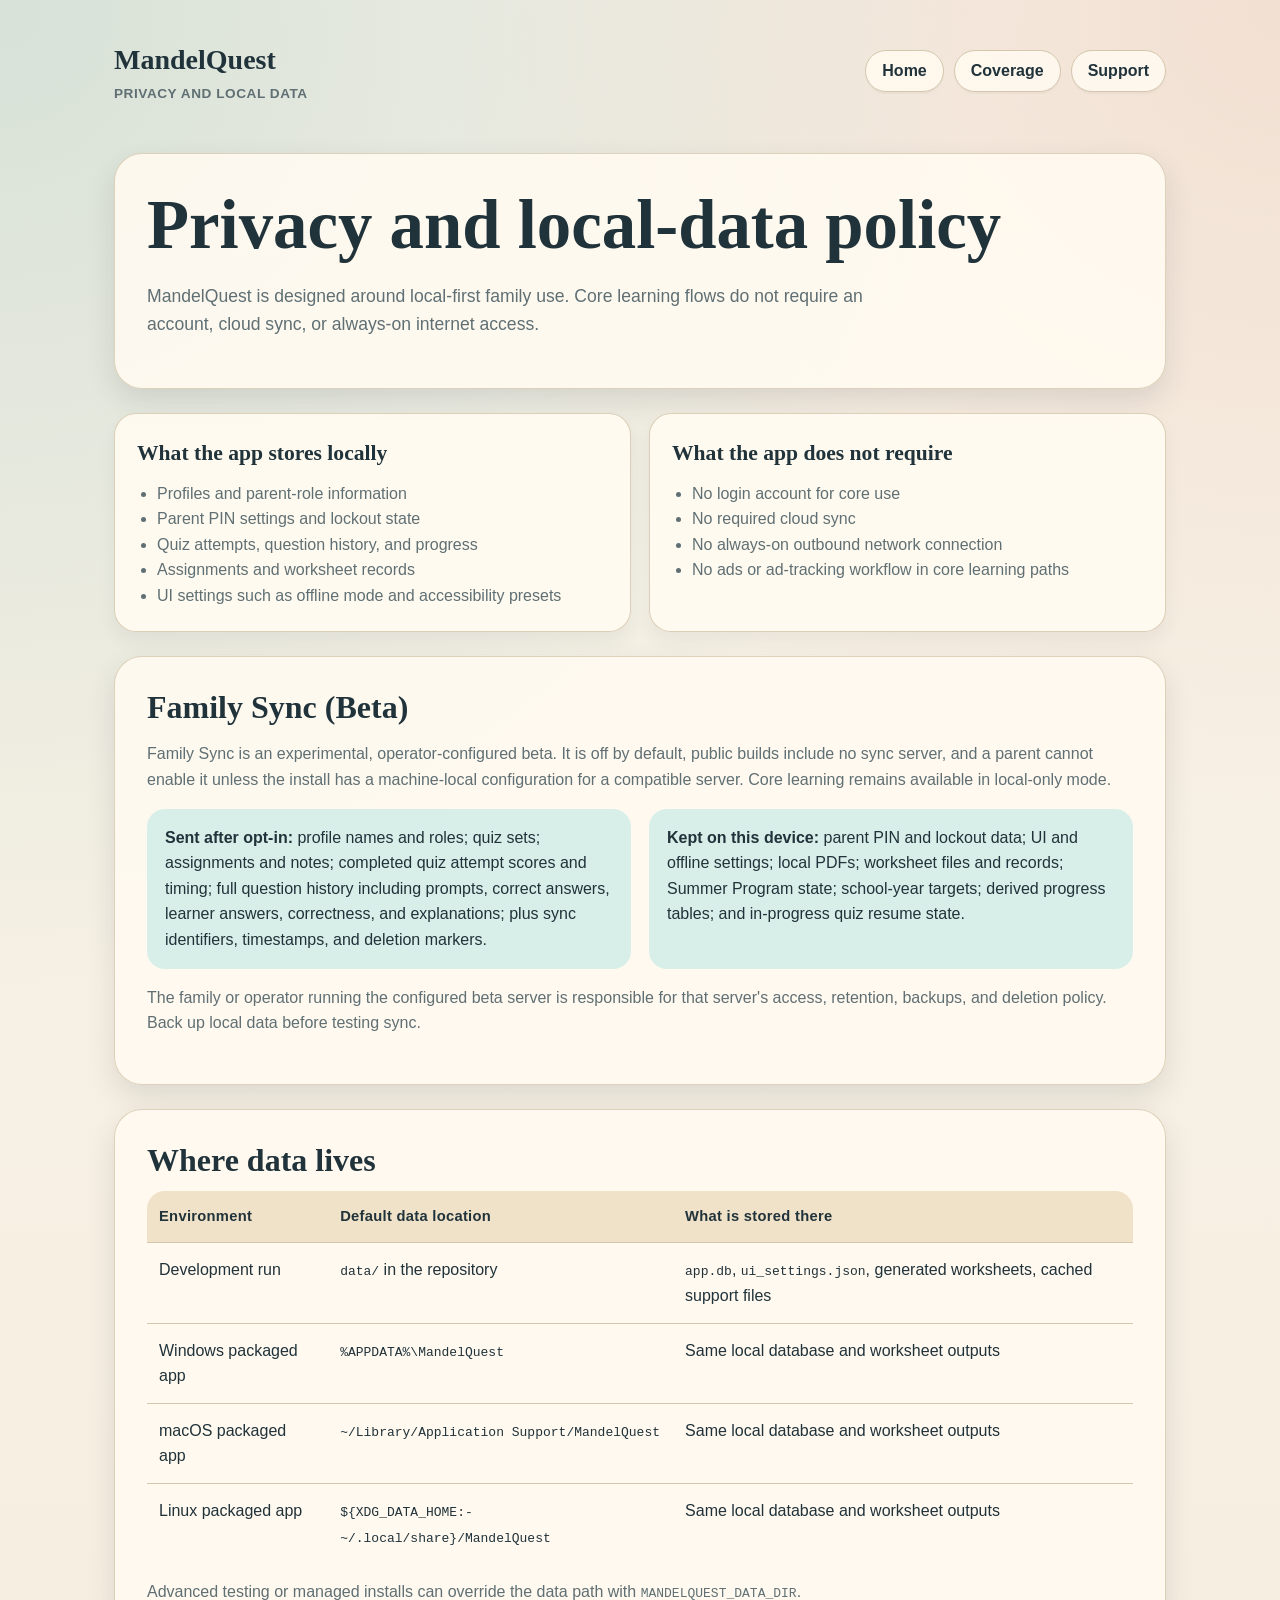
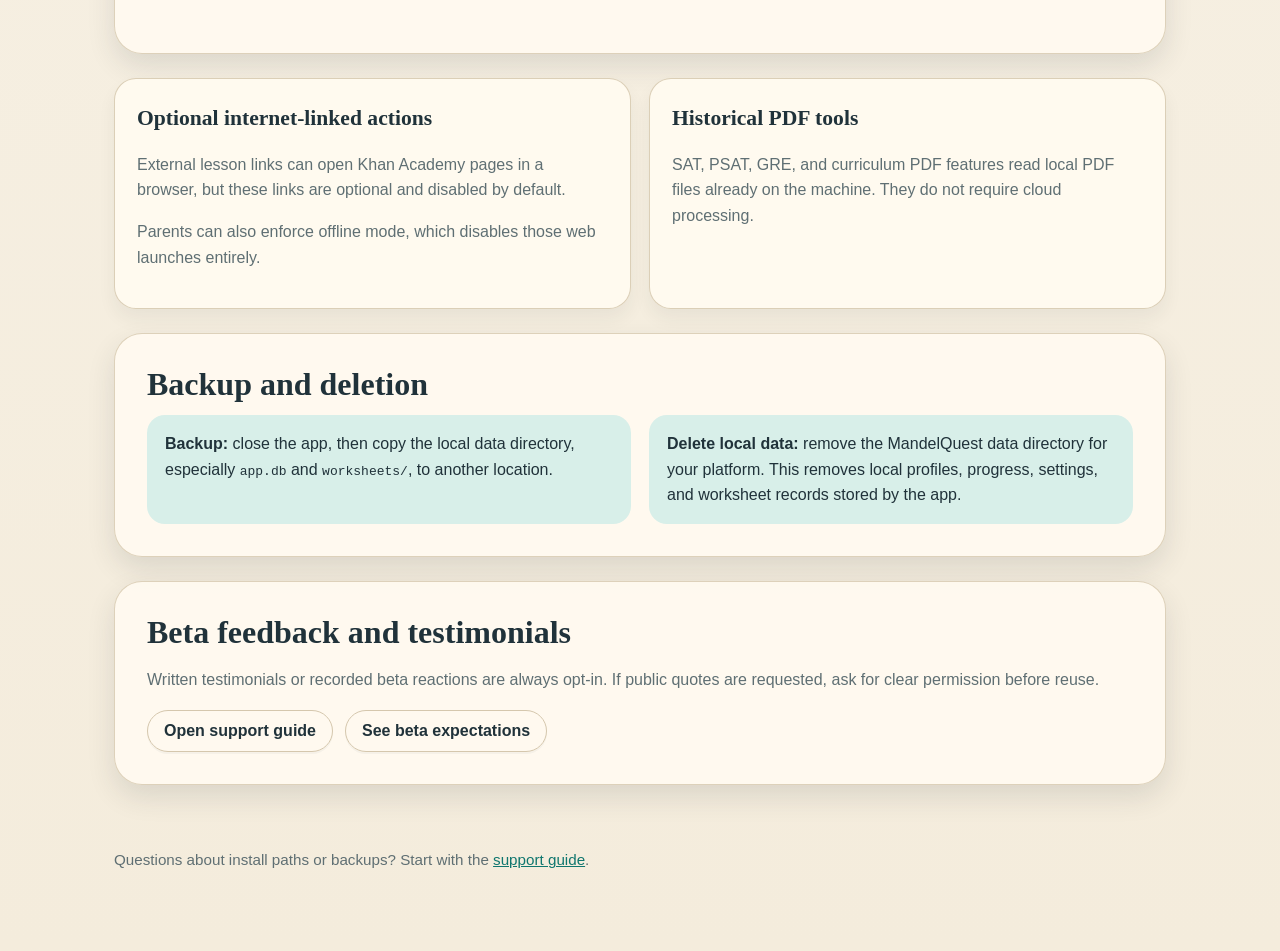
<file: docs/privacy.html>
<!doctype html>
<html lang="en">
<head>
  <meta charset="utf-8">
  <meta name="viewport" content="width=device-width, initial-scale=1">
  <title>MandelQuest Math | Privacy and local data</title>
  <link rel="stylesheet" href="styles.css">
</head>
<body>
  <div class="shell">
    <header class="site-header">
      <a class="brand" href="index.html">MandelQuest<small>Privacy and local data</small></a>
      <nav class="nav">
        <a href="index.html">Home</a>
        <a href="coverage.html">Coverage</a>
        <a href="support.html">Support</a>
      </nav>
    </header>

    <section class="panel">
      <h1>Privacy and local-data policy</h1>
      <p class="lede">MandelQuest is designed around local-first family use. Core learning flows do not require an account, cloud sync, or always-on internet access.</p>
    </section>

    <section class="section grid grid-2">
      <article class="card">
        <h3>What the app stores locally</h3>
        <ul class="checklist">
          <li>Profiles and parent-role information</li>
          <li>Parent PIN settings and lockout state</li>
          <li>Quiz attempts, question history, and progress</li>
          <li>Assignments and worksheet records</li>
          <li>UI settings such as offline mode and accessibility presets</li>
        </ul>
      </article>
      <article class="card">
        <h3>What the app does not require</h3>
        <ul class="checklist">
          <li>No login account for core use</li>
          <li>No required cloud sync</li>
          <li>No always-on outbound network connection</li>
          <li>No ads or ad-tracking workflow in core learning paths</li>
        </ul>
      </article>
    </section>

    <section class="panel">
      <h2 class="section-title">Family Sync (Beta)</h2>
      <p>Family Sync is an experimental, operator-configured beta. It is off by default, public builds include no sync server, and a parent cannot enable it unless the install has a machine-local configuration for a compatible server. Core learning remains available in local-only mode.</p>
      <div class="grid grid-2">
        <div class="note">
          <strong>Sent after opt-in:</strong> profile names and roles; quiz sets; assignments and notes; completed quiz attempt scores and timing; full question history including prompts, correct answers, learner answers, correctness, and explanations; plus sync identifiers, timestamps, and deletion markers.
        </div>
        <div class="note">
          <strong>Kept on this device:</strong> parent PIN and lockout data; UI and offline settings; local PDFs; worksheet files and records; Summer Program state; school-year targets; derived progress tables; and in-progress quiz resume state.
        </div>
      </div>
      <p class="muted">The family or operator running the configured beta server is responsible for that server's access, retention, backups, and deletion policy. Back up local data before testing sync.</p>
    </section>

    <section class="panel">
      <h2 class="section-title">Where data lives</h2>
      <table>
        <thead>
          <tr>
            <th>Environment</th>
            <th>Default data location</th>
            <th>What is stored there</th>
          </tr>
        </thead>
        <tbody>
          <tr>
            <td>Development run</td>
            <td><code>data/</code> in the repository</td>
            <td><code>app.db</code>, <code>ui_settings.json</code>, generated worksheets, cached support files</td>
          </tr>
          <tr>
            <td>Windows packaged app</td>
            <td><code>%APPDATA%\MandelQuest</code></td>
            <td>Same local database and worksheet outputs</td>
          </tr>
          <tr>
            <td>macOS packaged app</td>
            <td><code>~/Library/Application Support/MandelQuest</code></td>
            <td>Same local database and worksheet outputs</td>
          </tr>
          <tr>
            <td>Linux packaged app</td>
            <td><code>${XDG_DATA_HOME:-~/.local/share}/MandelQuest</code></td>
            <td>Same local database and worksheet outputs</td>
          </tr>
        </tbody>
      </table>
      <p class="muted">Advanced testing or managed installs can override the data path with <code>MANDELQUEST_DATA_DIR</code>.</p>
    </section>

    <section class="section grid grid-2">
      <article class="card">
        <h3>Optional internet-linked actions</h3>
        <p>External lesson links can open Khan Academy pages in a browser, but these links are optional and disabled by default.</p>
        <p>Parents can also enforce offline mode, which disables those web launches entirely.</p>
      </article>
      <article class="card">
        <h3>Historical PDF tools</h3>
        <p>SAT, PSAT, GRE, and curriculum PDF features read local PDF files already on the machine. They do not require cloud processing.</p>
      </article>
    </section>

    <section class="panel">
      <h2 class="section-title">Backup and deletion</h2>
      <div class="grid grid-2">
        <div class="note">
          <strong>Backup:</strong> close the app, then copy the local data directory, especially <code>app.db</code> and <code>worksheets/</code>, to another location.
        </div>
        <div class="note">
          <strong>Delete local data:</strong> remove the MandelQuest data directory for your platform. This removes local profiles, progress, settings, and worksheet records stored by the app.
        </div>
      </div>
    </section>

    <section class="panel">
      <h2 class="section-title">Beta feedback and testimonials</h2>
      <p>Written testimonials or recorded beta reactions are always opt-in. If public quotes are requested, ask for clear permission before reuse.</p>
      <div class="button-row">
        <a class="button" href="support.html">Open support guide</a>
        <a class="button" href="homeschool-beta.html">See beta expectations</a>
      </div>
    </section>

    <footer class="footer">
      <p>Questions about install paths or backups? Start with the <a href="support.html">support guide</a>.</p>
    </footer>
  </div>
</body>
</html>
</file>
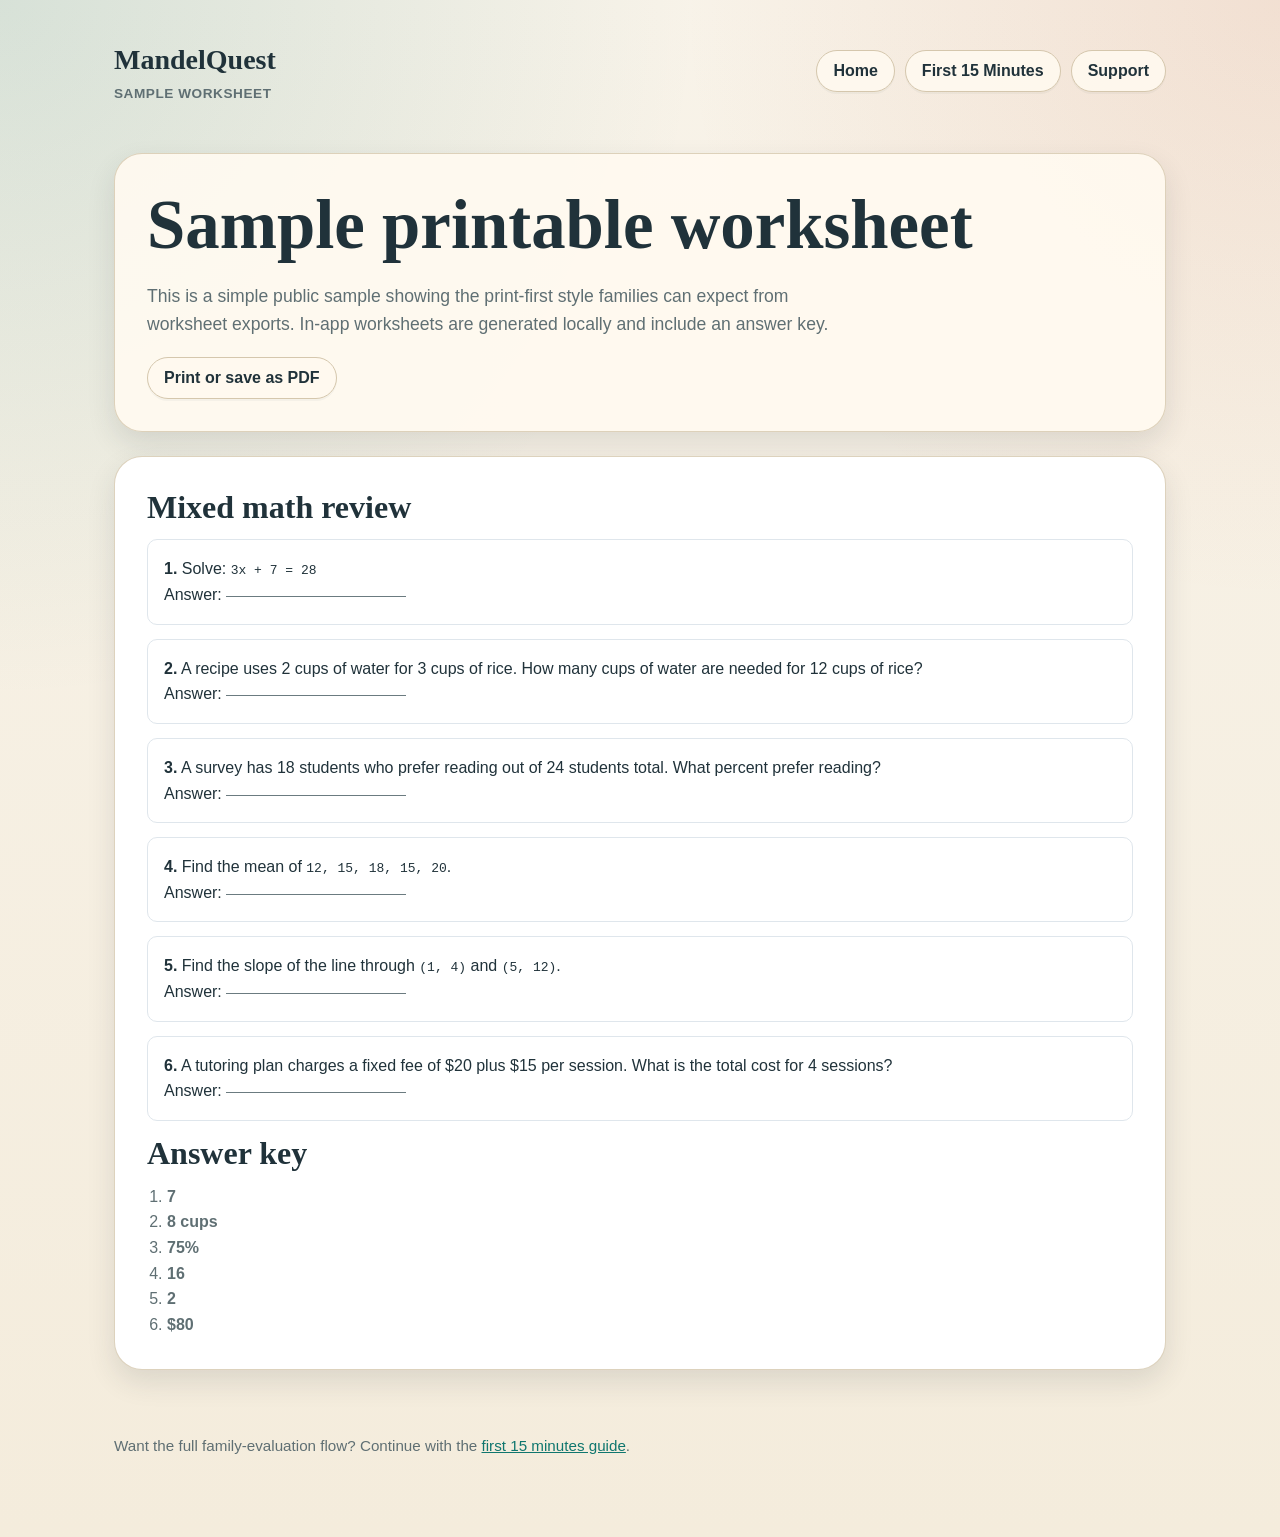
<file: docs/sample-worksheet.html>
<!doctype html>
<html lang="en">
<head>
  <meta charset="utf-8">
  <meta name="viewport" content="width=device-width, initial-scale=1">
  <title>MandelQuest Math | Sample worksheet</title>
  <link rel="stylesheet" href="styles.css">
</head>
<body>
  <div class="shell">
    <header class="site-header">
      <a class="brand" href="index.html">MandelQuest<small>Sample worksheet</small></a>
      <nav class="nav">
        <a href="index.html">Home</a>
        <a href="first-15-minutes.html">First 15 Minutes</a>
        <a href="support.html">Support</a>
      </nav>
    </header>

    <section class="panel">
      <h1>Sample printable worksheet</h1>
      <p class="lede">This is a simple public sample showing the print-first style families can expect from worksheet exports. In-app worksheets are generated locally and include an answer key.</p>
      <div class="button-row">
        <a class="button" href="javascript:window.print()">Print or save as PDF</a>
      </div>
    </section>

    <section class="panel worksheet">
      <h2 class="section-title">Mixed math review</h2>

      <div class="question">
        <strong>1.</strong> Solve: <code>3x + 7 = 28</code><br>
        Answer: <span class="answer-line"></span>
      </div>

      <div class="question">
        <strong>2.</strong> A recipe uses 2 cups of water for 3 cups of rice. How many cups of water are needed for 12 cups of rice?<br>
        Answer: <span class="answer-line"></span>
      </div>

      <div class="question">
        <strong>3.</strong> A survey has 18 students who prefer reading out of 24 students total. What percent prefer reading?<br>
        Answer: <span class="answer-line"></span>
      </div>

      <div class="question">
        <strong>4.</strong> Find the mean of <code>12, 15, 18, 15, 20</code>.<br>
        Answer: <span class="answer-line"></span>
      </div>

      <div class="question">
        <strong>5.</strong> Find the slope of the line through <code>(1, 4)</code> and <code>(5, 12)</code>.<br>
        Answer: <span class="answer-line"></span>
      </div>

      <div class="question">
        <strong>6.</strong> A tutoring plan charges a fixed fee of $20 plus $15 per session. What is the total cost for 4 sessions?<br>
        Answer: <span class="answer-line"></span>
      </div>

      <h2 class="section-title">Answer key</h2>
      <ol class="steps">
        <li><strong>7</strong></li>
        <li><strong>8 cups</strong></li>
        <li><strong>75%</strong></li>
        <li><strong>16</strong></li>
        <li><strong>2</strong></li>
        <li><strong>$80</strong></li>
      </ol>
    </section>

    <footer class="footer">
      <p>Want the full family-evaluation flow? Continue with the <a href="first-15-minutes.html">first 15 minutes guide</a>.</p>
    </footer>
  </div>
</body>
</html>
</file>
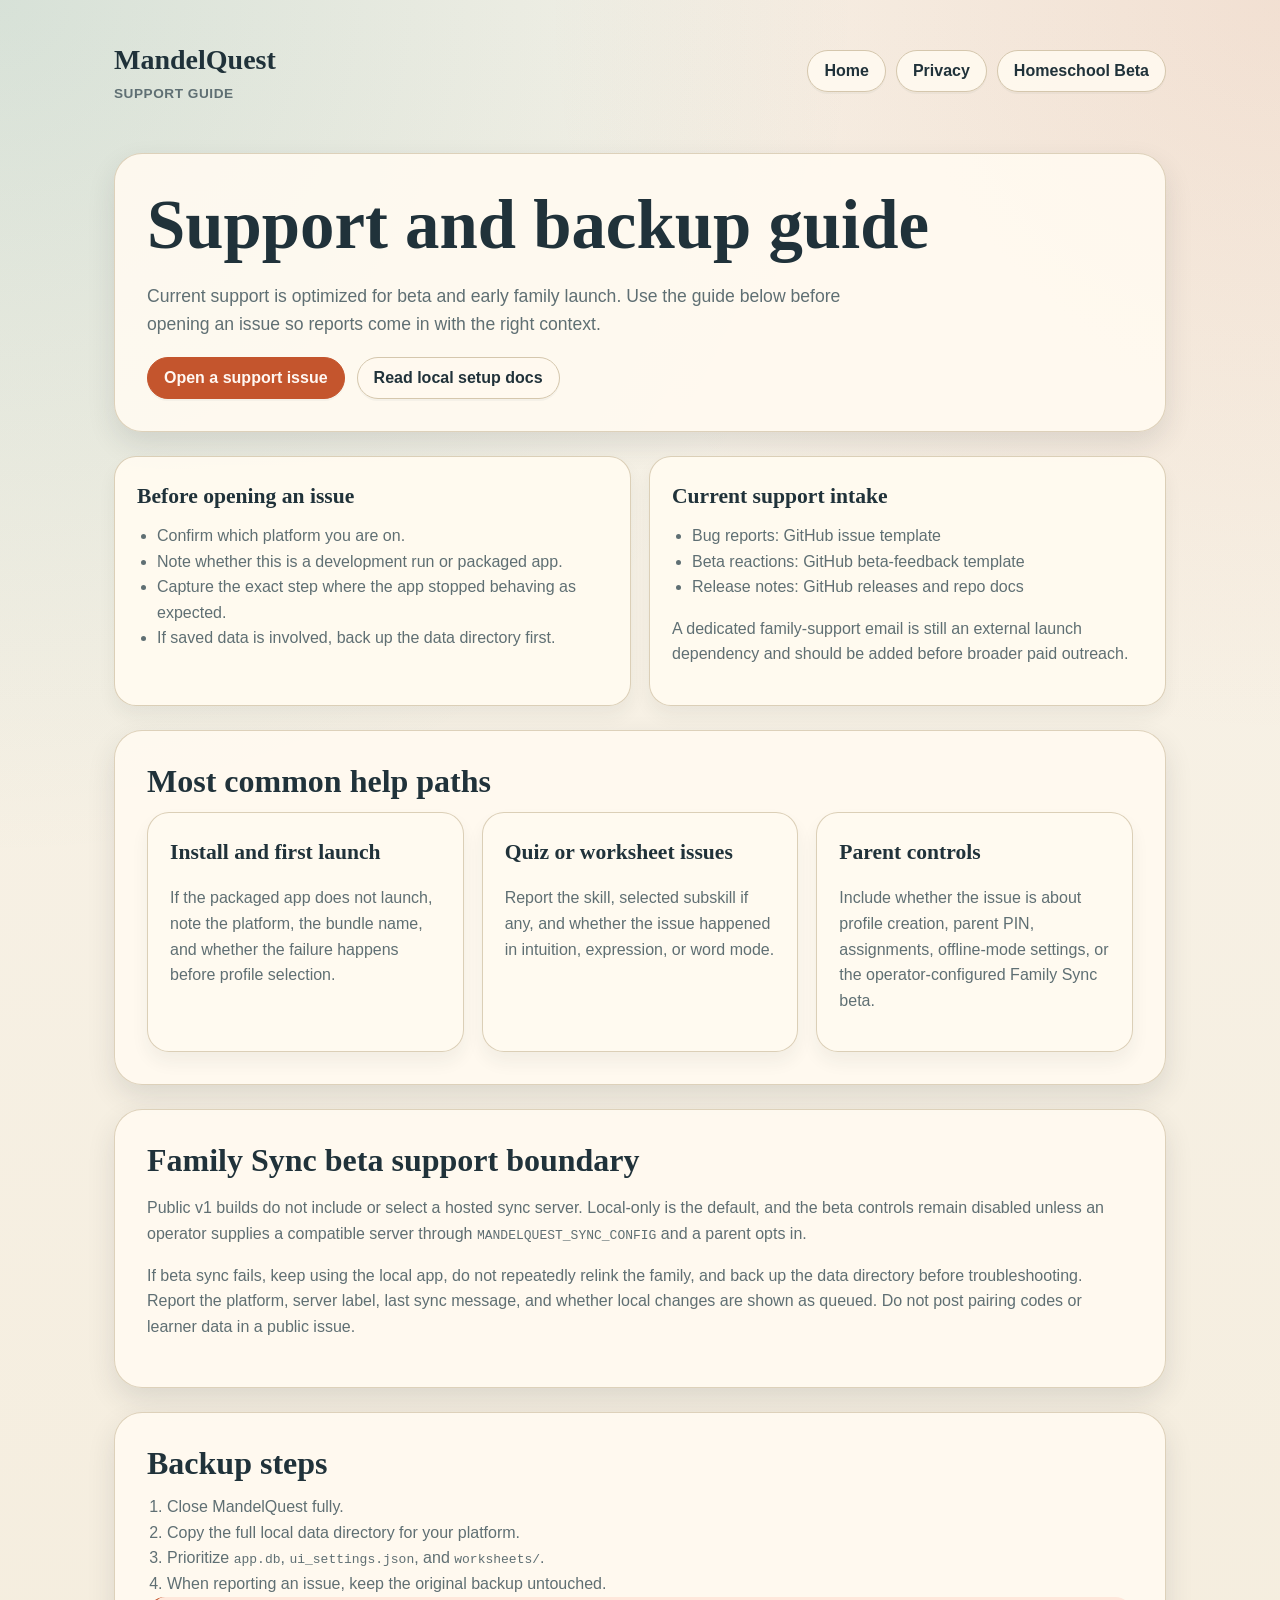
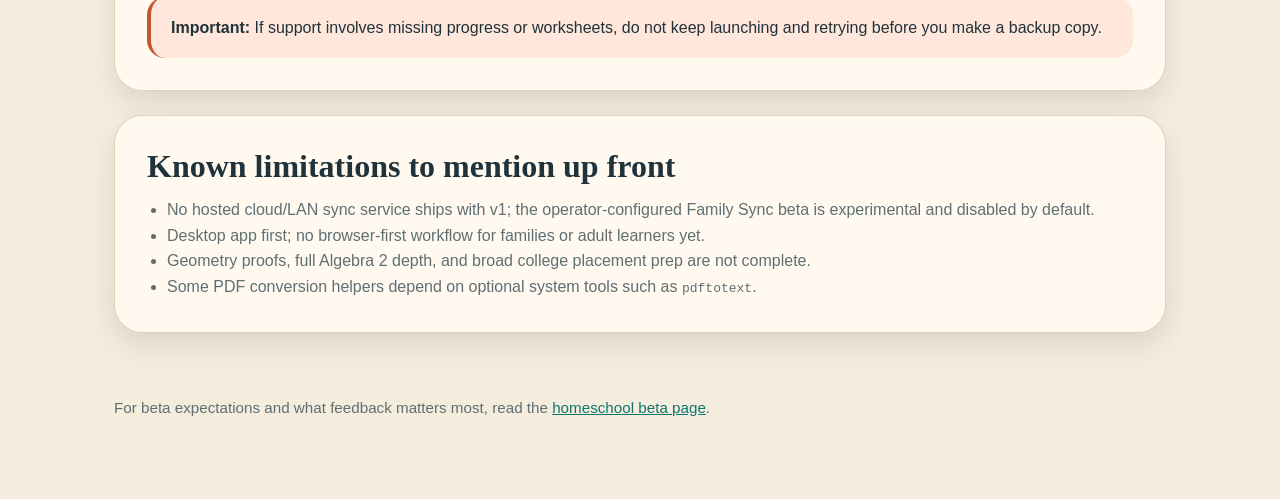
<file: docs/support.html>
<!doctype html>
<html lang="en">
<head>
  <meta charset="utf-8">
  <meta name="viewport" content="width=device-width, initial-scale=1">
  <title>MandelQuest Math | Support guide</title>
  <link rel="stylesheet" href="styles.css">
</head>
<body>
  <div class="shell">
    <header class="site-header">
      <a class="brand" href="index.html">MandelQuest<small>Support guide</small></a>
      <nav class="nav">
        <a href="index.html">Home</a>
        <a href="privacy.html">Privacy</a>
        <a href="homeschool-beta.html">Homeschool Beta</a>
      </nav>
    </header>

    <section class="panel">
      <h1>Support and backup guide</h1>
      <p class="lede">Current support is optimized for beta and early family launch. Use the guide below before opening an issue so reports come in with the right context.</p>
      <div class="button-row">
        <a class="button button-primary" href="https://github.com/kierkegaardian/mandelbrot_fortran/issues/new/choose">Open a support issue</a>
        <a class="button" href="https://github.com/kierkegaardian/mandelbrot_fortran#readme">Read local setup docs</a>
      </div>
    </section>

    <section class="section grid grid-2">
      <article class="card">
        <h3>Before opening an issue</h3>
        <ul class="checklist">
          <li>Confirm which platform you are on.</li>
          <li>Note whether this is a development run or packaged app.</li>
          <li>Capture the exact step where the app stopped behaving as expected.</li>
          <li>If saved data is involved, back up the data directory first.</li>
        </ul>
      </article>
      <article class="card">
        <h3>Current support intake</h3>
        <ul class="checklist">
          <li>Bug reports: GitHub issue template</li>
          <li>Beta reactions: GitHub beta-feedback template</li>
          <li>Release notes: GitHub releases and repo docs</li>
        </ul>
        <p class="muted">A dedicated family-support email is still an external launch dependency and should be added before broader paid outreach.</p>
      </article>
    </section>

    <section class="panel">
      <h2 class="section-title">Most common help paths</h2>
      <div class="grid grid-3">
        <article class="card">
          <h3>Install and first launch</h3>
          <p>If the packaged app does not launch, note the platform, the bundle name, and whether the failure happens before profile selection.</p>
        </article>
        <article class="card">
          <h3>Quiz or worksheet issues</h3>
          <p>Report the skill, selected subskill if any, and whether the issue happened in intuition, expression, or word mode.</p>
        </article>
        <article class="card">
          <h3>Parent controls</h3>
          <p>Include whether the issue is about profile creation, parent PIN, assignments, offline-mode settings, or the operator-configured Family Sync beta.</p>
        </article>
      </div>
    </section>

    <section class="panel">
      <h2 class="section-title">Family Sync beta support boundary</h2>
      <p>Public v1 builds do not include or select a hosted sync server. Local-only is the default, and the beta controls remain disabled unless an operator supplies a compatible server through <code>MANDELQUEST_SYNC_CONFIG</code> and a parent opts in.</p>
      <p>If beta sync fails, keep using the local app, do not repeatedly relink the family, and back up the data directory before troubleshooting. Report the platform, server label, last sync message, and whether local changes are shown as queued. Do not post pairing codes or learner data in a public issue.</p>
    </section>

    <section class="panel">
      <h2 class="section-title">Backup steps</h2>
      <ol class="steps">
        <li>Close MandelQuest fully.</li>
        <li>Copy the full local data directory for your platform.</li>
        <li>Prioritize <code>app.db</code>, <code>ui_settings.json</code>, and <code>worksheets/</code>.</li>
        <li>When reporting an issue, keep the original backup untouched.</li>
      </ol>
      <div class="callout">
        <strong>Important:</strong> If support involves missing progress or worksheets, do not keep launching and retrying before you make a backup copy.
      </div>
    </section>

    <section class="panel">
      <h2 class="section-title">Known limitations to mention up front</h2>
      <ul class="checklist">
        <li>No hosted cloud/LAN sync service ships with v1; the operator-configured Family Sync beta is experimental and disabled by default.</li>
        <li>Desktop app first; no browser-first workflow for families or adult learners yet.</li>
        <li>Geometry proofs, full Algebra 2 depth, and broad college placement prep are not complete.</li>
        <li>Some PDF conversion helpers depend on optional system tools such as <code>pdftotext</code>.</li>
      </ul>
    </section>

    <footer class="footer">
      <p>For beta expectations and what feedback matters most, read the <a href="homeschool-beta.html">homeschool beta page</a>.</p>
    </footer>
  </div>
</body>
</html>
</file>
<file: docs/styles.css>
:root {
  --bg: #f5efe2;
  --surface: #fffaf0;
  --surface-strong: #f0e2c8;
  --text: #20323a;
  --muted: #5f6f73;
  --line: #d5c7ad;
  --primary: #0f766e;
  --primary-soft: #d8efe9;
  --accent: #c4552d;
  --accent-soft: #ffe7db;
  --success: #2c6e49;
  --warning: #8a5a00;
  --shadow: 0 12px 28px rgba(38, 53, 57, 0.12);
}

* {
  box-sizing: border-box;
}

html {
  scroll-behavior: smooth;
}

body {
  margin: 0;
  color: var(--text);
  background:
    radial-gradient(circle at top left, rgba(15, 118, 110, 0.14), transparent 35%),
    radial-gradient(circle at top right, rgba(196, 85, 45, 0.12), transparent 30%),
    linear-gradient(180deg, #f8f3e9 0%, #f4ecdc 100%);
  font-family: "Avenir Next", "Trebuchet MS", "Segoe UI", sans-serif;
  line-height: 1.6;
}

a {
  color: var(--primary);
}

.shell {
  max-width: 1100px;
  margin: 0 auto;
  padding: 24px;
}

.site-header {
  display: flex;
  align-items: center;
  justify-content: space-between;
  gap: 16px;
  padding: 14px 0 24px;
}

.brand {
  font-family: "Baskerville", "Georgia", serif;
  font-size: 1.75rem;
  font-weight: 700;
  color: var(--text);
  text-decoration: none;
}

.brand small {
  display: block;
  font-family: "Avenir Next", "Trebuchet MS", sans-serif;
  font-size: 0.85rem;
  font-weight: 600;
  color: var(--muted);
  letter-spacing: 0.04em;
  text-transform: uppercase;
}

.nav {
  display: flex;
  flex-wrap: wrap;
  gap: 10px;
}

.nav a,
.button {
  display: inline-flex;
  align-items: center;
  justify-content: center;
  min-height: 42px;
  padding: 0 16px;
  border-radius: 999px;
  border: 1px solid var(--line);
  background: rgba(255, 250, 240, 0.9);
  color: var(--text);
  text-decoration: none;
  font-weight: 600;
  box-shadow: 0 2px 0 rgba(32, 50, 58, 0.04);
}

.button-primary {
  background: var(--accent);
  border-color: var(--accent);
  color: #fff7f2;
}

.button-secondary {
  background: var(--primary-soft);
  border-color: rgba(15, 118, 110, 0.18);
}

.hero,
.panel {
  background: rgba(255, 250, 240, 0.92);
  border: 1px solid rgba(213, 199, 173, 0.8);
  border-radius: 28px;
  box-shadow: var(--shadow);
}

.hero {
  padding: 36px;
  margin-bottom: 24px;
}

.hero h1,
.panel h1,
.panel h2,
.section-title {
  margin: 0 0 12px;
  font-family: "Baskerville", "Georgia", serif;
  line-height: 1.15;
}

.hero h1,
.panel h1 {
  font-size: clamp(2.2rem, 6vw, 4.3rem);
}

.section-title {
  font-size: 2rem;
}

.lede {
  max-width: 720px;
  font-size: 1.1rem;
  color: var(--muted);
}

.badge-row,
.button-row {
  display: flex;
  flex-wrap: wrap;
  gap: 12px;
  margin-top: 18px;
}

.badge {
  display: inline-flex;
  align-items: center;
  gap: 8px;
  padding: 10px 14px;
  border-radius: 999px;
  background: var(--primary-soft);
  color: var(--primary);
  font-weight: 700;
}

.section {
  margin: 24px 0;
}

.grid {
  display: grid;
  gap: 18px;
}

.grid-2 {
  grid-template-columns: repeat(auto-fit, minmax(280px, 1fr));
}

.grid-3 {
  grid-template-columns: repeat(auto-fit, minmax(220px, 1fr));
}

.card {
  padding: 22px;
  border: 1px solid rgba(213, 199, 173, 0.85);
  border-radius: 22px;
  background: rgba(255, 250, 240, 0.96);
  box-shadow: 0 10px 18px rgba(38, 53, 57, 0.06);
}

.card h3 {
  margin: 0 0 10px;
  font-family: "Baskerville", "Georgia", serif;
  font-size: 1.35rem;
}

.card p,
.card li,
.panel p,
.panel li {
  color: var(--muted);
}

.callout {
  padding: 18px 20px;
  border-left: 4px solid var(--accent);
  border-radius: 18px;
  background: var(--accent-soft);
}

.callout strong,
.note strong {
  color: var(--text);
}

.note {
  padding: 16px 18px;
  border-radius: 18px;
  background: var(--primary-soft);
  color: var(--text);
}

.panel {
  padding: 32px;
  margin: 24px 0;
}

table {
  width: 100%;
  border-collapse: collapse;
  margin-top: 12px;
  overflow: hidden;
  border-radius: 18px;
}

th,
td {
  padding: 14px 12px;
  text-align: left;
  vertical-align: top;
  border-bottom: 1px solid var(--line);
}

th {
  background: var(--surface-strong);
  font-size: 0.92rem;
  letter-spacing: 0.02em;
}

tr:last-child td {
  border-bottom: none;
}

.checklist,
.steps {
  margin: 0;
  padding-left: 20px;
}

.footer {
  padding: 24px 0 40px;
  color: var(--muted);
  font-size: 0.95rem;
}

.worksheet {
  background: white;
}

.worksheet .question {
  margin: 14px 0;
  padding: 16px;
  border: 1px solid #dfe6ec;
  border-radius: 10px;
}

.worksheet .answer-line {
  display: inline-block;
  min-width: 180px;
  border-bottom: 1px solid #6b7b80;
  transform: translateY(-3px);
}

.muted {
  color: var(--muted);
}

.pill {
  display: inline-block;
  padding: 6px 10px;
  border-radius: 999px;
  background: var(--surface-strong);
  color: var(--text);
  font-size: 0.9rem;
  font-weight: 700;
}

@media (max-width: 720px) {
  .shell {
    padding: 18px;
  }

  .site-header {
    align-items: flex-start;
    flex-direction: column;
  }

  .hero,
  .panel {
    padding: 24px;
    border-radius: 24px;
  }
}
</file>
